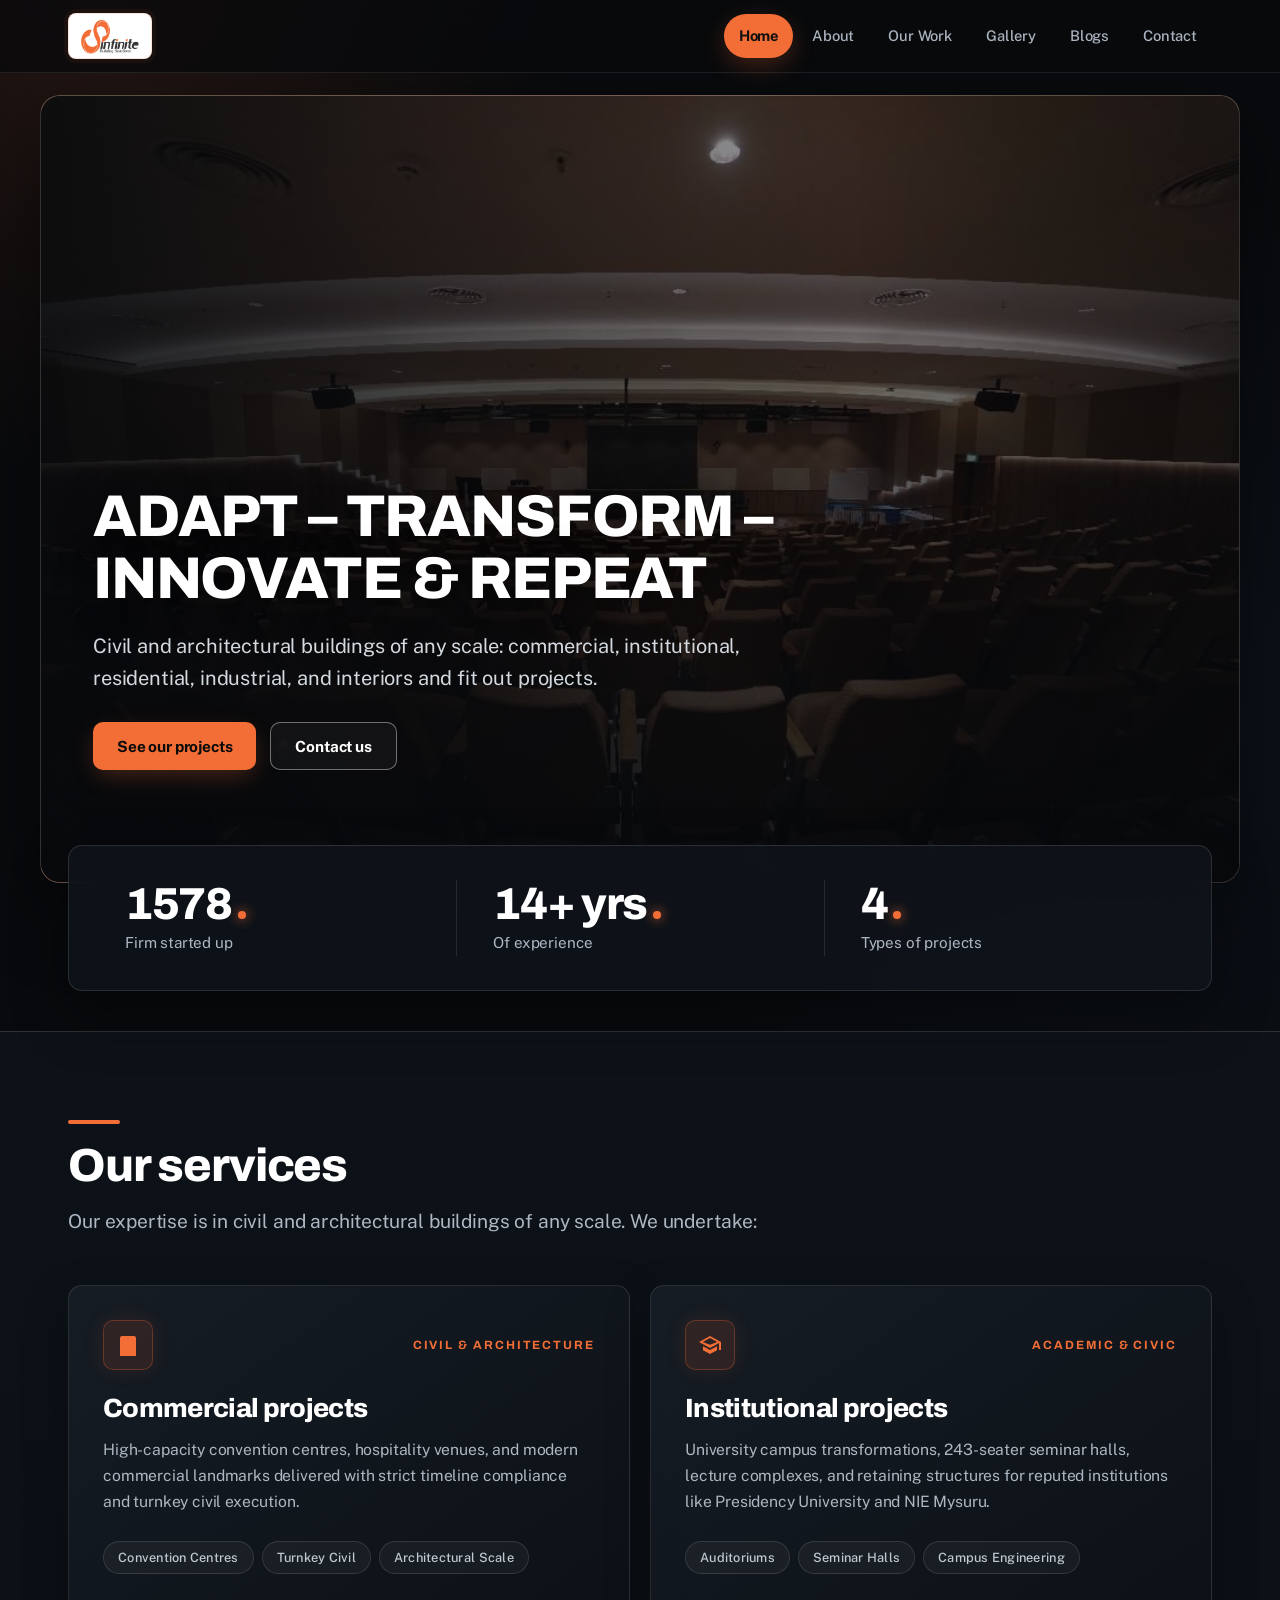
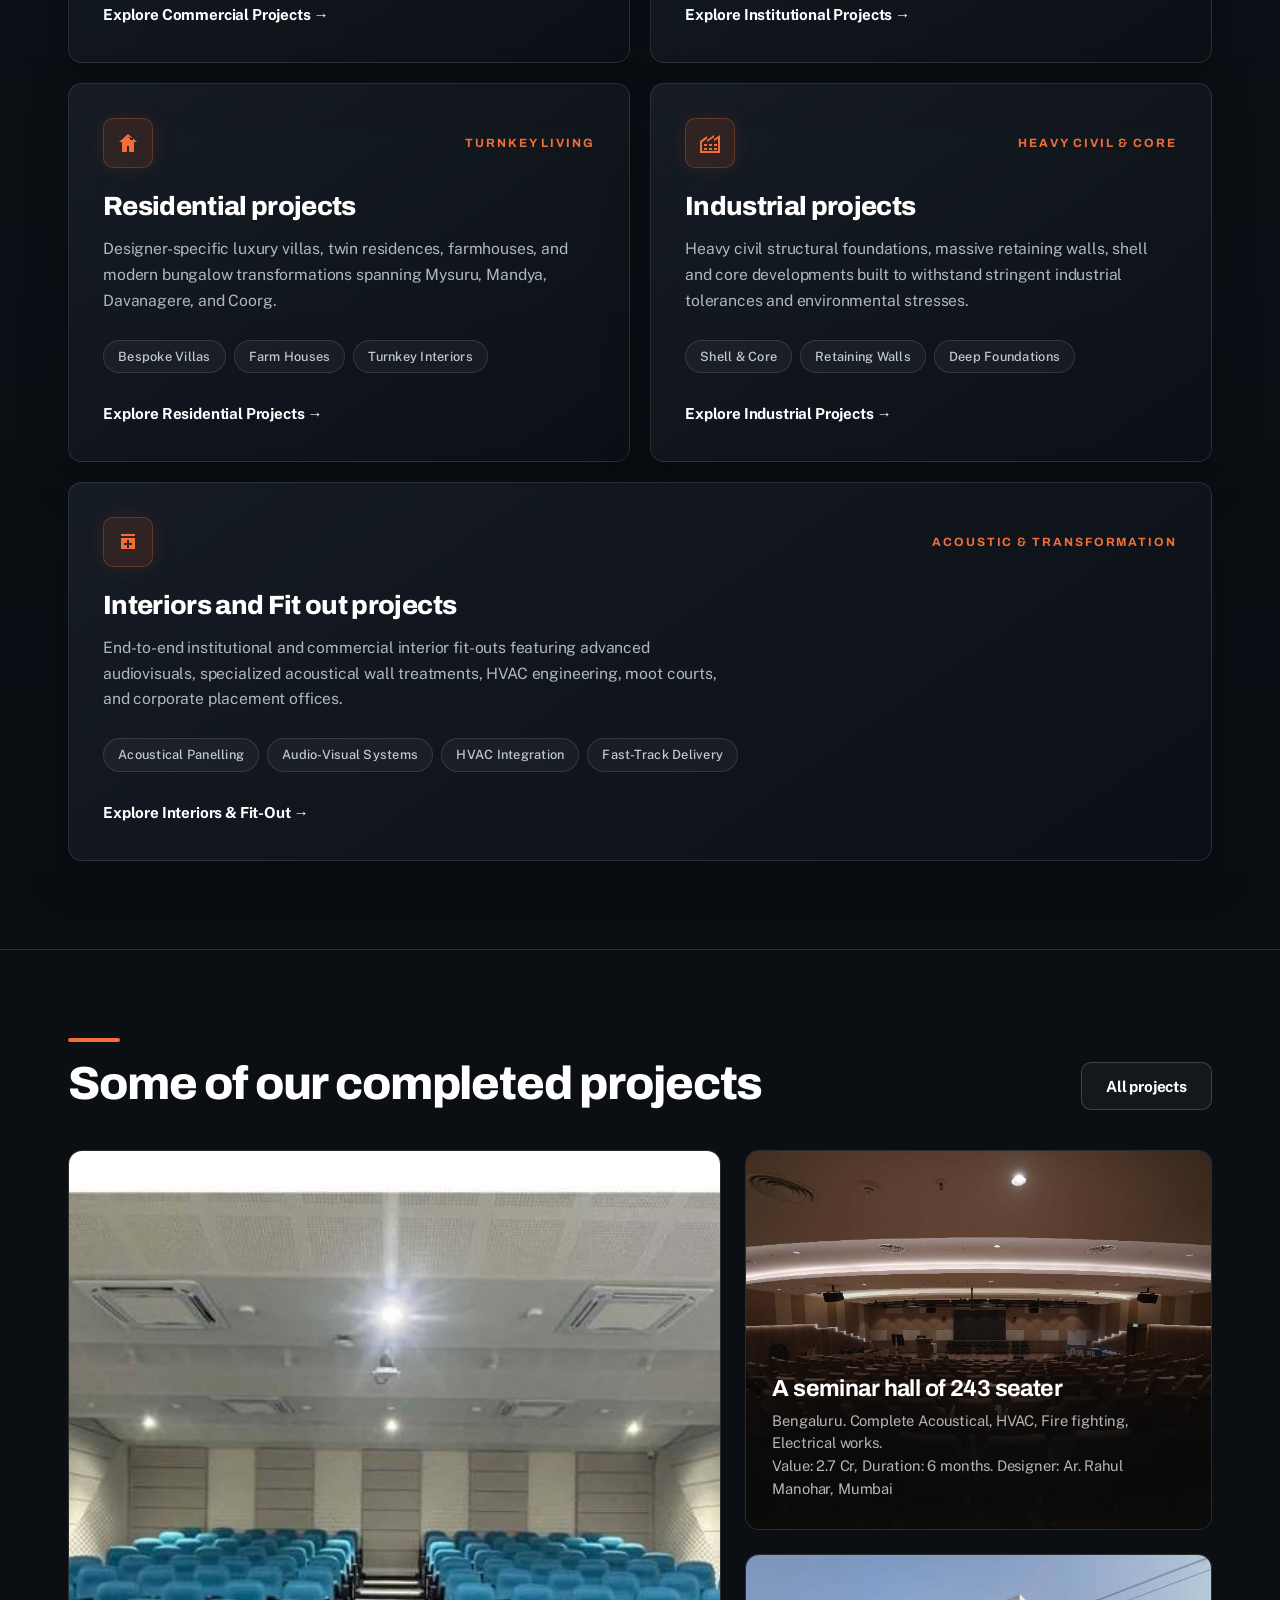
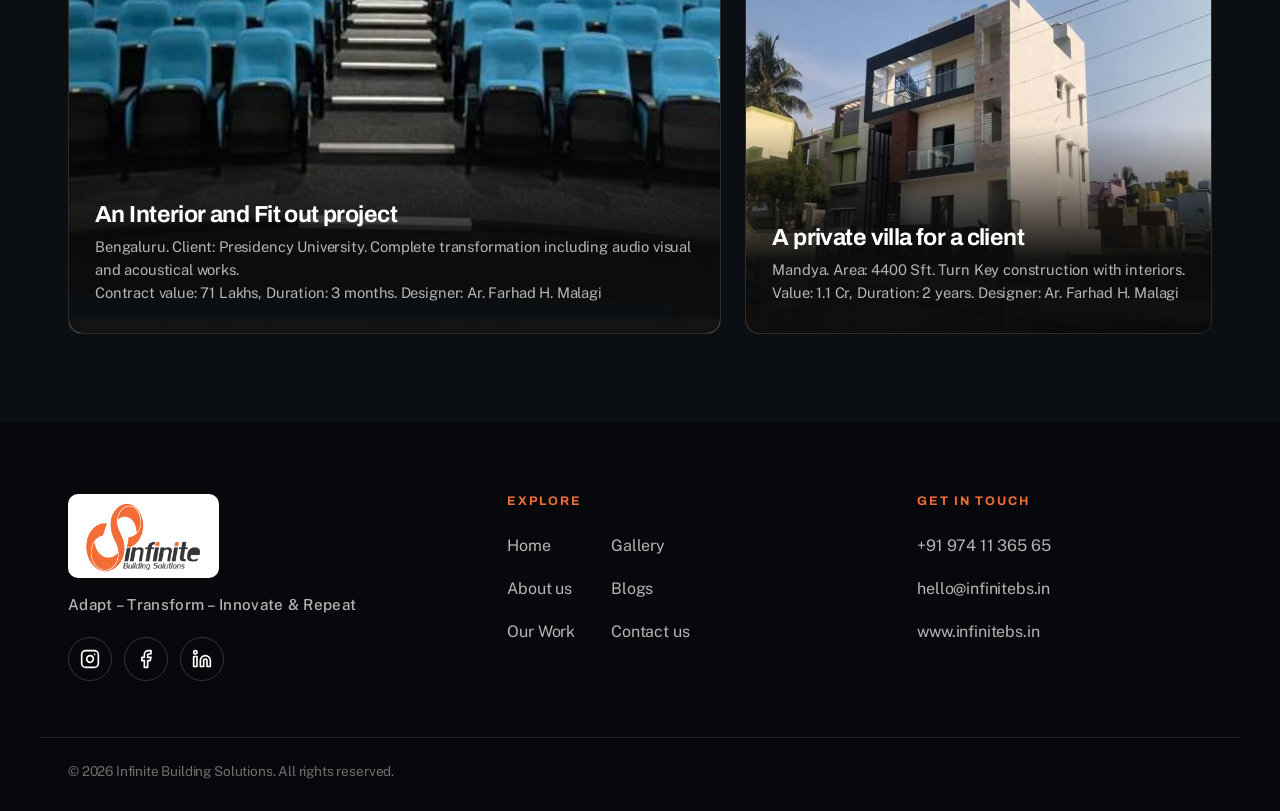
<file: index.html>
<!DOCTYPE html>
<html lang="en-IN"><head><meta charset="utf-8">
<meta name="viewport" content="width=device-width, initial-scale=1, viewport-fit=cover">
<title>Infinite Building Solutions | Building Contractors in Mysuru, Karnataka</title>
<meta name="description" content="Infinite Building Solutions is a Mysuru-based construction firm delivering commercial, institutional, residential, industrial and interiors and fit out projects across Karnataka and abroad.">
<meta name="robots" content="index,follow,max-image-preview:large">
<meta name="theme-color" content="#f26e36">
<link rel="canonical" href="https://www.infinitebs.in/">
<meta property="og:type" content="website"><meta property="og:site_name" content="Infinite Building Solutions"><meta property="og:title" content="Infinite Building Solutions | Building Contractors in Mysuru, Karnataka"><meta property="og:description" content="Infinite Building Solutions is a Mysuru-based construction firm delivering commercial, institutional, residential, industrial and interiors and fit out projects across Karnataka and abroad."><meta property="og:url" content="https://www.infinitebs.in/"><meta property="og:image" content="https://www.infinitebs.in/images/hero-home.jpg"><meta property="og:locale" content="en_IN">
<meta name="twitter:card" content="summary_large_image"><meta name="twitter:title" content="Infinite Building Solutions | Building Contractors in Mysuru, Karnataka"><meta name="twitter:description" content="Infinite Building Solutions is a Mysuru-based construction firm delivering commercial, institutional, residential, industrial and interiors and fit out projects across Karnataka and abroad."><meta name="twitter:image" content="https://www.infinitebs.in/images/hero-home.jpg">
<link rel="icon" type="image/png" href="images/favicon.png">
<link rel="icon" href="favicon.ico" sizes="any">
<link rel="apple-touch-icon" href="images/apple-touch-icon.png">
<link rel="preconnect" href="https://fonts.googleapis.com"><link rel="preconnect" href="https://fonts.gstatic.com" crossorigin>
<link href="https://fonts.googleapis.com/css2?family=Archivo:wght@500;700;800&family=Public+Sans:wght@400;500;600;700&display=swap" rel="stylesheet">
<link rel="stylesheet" href="css/style.css">
<script type="application/ld+json">{"@context": "https://schema.org", "@type": "GeneralContractor", "name": "Infinite Building Solutions", "url": "https://www.infinitebs.in/", "logo": "https://www.infinitebs.in/images/logo.png", "image": "https://www.infinitebs.in/images/hero-home.jpg", "description": "Infinite Building Solutions is a Mysuru-based construction firm delivering commercial, institutional, residential, industrial and interiors and fit out projects across Karnataka and abroad.", "telephone": "+919741136565", "email": "hello@infinitebs.in", "foundingDate": "2018", "address": {"@type": "PostalAddress", "streetAddress": "340, Post Office Road, Sri Bireshwara Kurubhara Sanga, Siddalingapura", "addressLocality": "Mysuru", "addressRegion": "Karnataka", "postalCode": "570003", "addressCountry": "IN"}, "areaServed": ["Mysuru", "Karnataka", "India"]}</script>
</head><body>
<header><div class="nav"><a href="index.html" aria-label="Infinite Building Solutions, home"><img src="images/logo.png" alt="Infinite Building Solutions"></a>
<button class="mb" aria-label="Menu" aria-expanded="false"><span></span><span></span><span></span></button>
<nav aria-label="Main"><a href="index.html" data-l="home" class="on" aria-current="page">Home</a><a href="about.html" data-l="about">About</a><a href="our-work.html" data-l="work">Our Work</a><a href="gallery.html" data-l="gallery">Gallery</a><a href="blogs.html" data-l="blogs">Blogs</a><a href="contact.html" data-l="contact">Contact</a></nav></div></header>
<main>
<section class="pg on" id="home">
<div class="bn tall i1"><div class="w"><h1>Adapt – Transform – Innovate &amp; Repeat</h1><p>Civil and architectural buildings of any scale: commercial, institutional, residential, industrial, and interiors and fit out projects.</p><div class="cta"><a class="btn" href="our-work.html">See our projects</a><a class="btn ghost lt" href="contact.html">Contact us</a></div></div></div>
<div class="w"><div class="stats"><div><b>2018</b>Firm started up</div><div><b>18+ yrs</b>Of experience</div><div><b>5</b>Types of projects</div></div></div>
<div class="sec dark" style="margin-top:40px"><div class="w"><h2>Our services</h2><p class="lead" style="margin-top:14px">Our expertise is in civil and architectural buildings of any scale. We undertake:</p>

<div class="sp-grid">
  <!-- Commercial Projects -->
  <article class="sp-card">
    <div class="sp-top">
      <div class="sp-icon" aria-hidden="true"><svg viewBox="0 0 24 24"><path d="M4 21V5a2 2 0 0 1 2-2h12a2 2 0 0 1 2 2v16H4zm4-14h2v2H8V7zm0 4h2v2H8v-2zm0 4h2v2H8v-2zm6-8h2v2h-2V7zm0 4h2v2h-2v-2zm0 4h2v2h-2v-2zM4 21h16v2H4v-2z"/></svg></div>
      <span class="sp-eyebrow">CIVIL &amp; ARCHITECTURE</span>
    </div>
    <h3 class="sp-title">Commercial projects</h3>
    <p class="sp-desc">High-capacity convention centres, hospitality venues, and modern commercial landmarks delivered with strict timeline compliance and turnkey civil execution.</p>
    <div class="sp-tags"><span class="sp-pill">Convention Centres</span><span class="sp-pill">Turnkey Civil</span><span class="sp-pill">Architectural Scale</span></div>
    <a class="sp-link" href="our-work.html?cat=commercial">Explore Commercial Projects &rarr;</a>
  </article>

  <!-- Institutional Projects -->
  <article class="sp-card">
    <div class="sp-top">
      <div class="sp-icon" aria-hidden="true"><svg viewBox="0 0 24 24"><path d="M12 3 1 9l11 6 9-4.91V17h2V9L12 3zm0 8.7L4.74 9 12 5.05 19.26 9 12 11.7zM5 13.18v4L12 21l7-3.82v-4L12 17l-7-3.82z"/></svg></div>
      <span class="sp-eyebrow">ACADEMIC &amp; CIVIC</span>
    </div>
    <h3 class="sp-title">Institutional projects</h3>
    <p class="sp-desc">University campus transformations, 243-seater seminar halls, lecture complexes, and retaining structures for reputed institutions like Presidency University and NIE Mysuru.</p>
    <div class="sp-tags"><span class="sp-pill">Auditoriums</span><span class="sp-pill">Seminar Halls</span><span class="sp-pill">Campus Engineering</span></div>
    <a class="sp-link" href="our-work.html?cat=interiors">Explore Institutional Projects &rarr;</a>
  </article>

  <!-- Residential Projects -->
  <article class="sp-card">
    <div class="sp-top">
      <div class="sp-icon" aria-hidden="true"><svg viewBox="0 0 24 24"><path d="m12 3-9 8h3v10h5v-6h2v6h5V11h3L12 3zm0 2.84L17 7.3V9h-3V7.5L12 5.84z"/></svg></div>
      <span class="sp-eyebrow">TURNKEY LIVING</span>
    </div>
    <h3 class="sp-title">Residential projects</h3>
    <p class="sp-desc">Designer-specific luxury villas, twin residences, farmhouses, and modern bungalow transformations spanning Mysuru, Mandya, Davanagere, and Coorg.</p>
    <div class="sp-tags"><span class="sp-pill">Bespoke Villas</span><span class="sp-pill">Farm Houses</span><span class="sp-pill">Turnkey Interiors</span></div>
    <a class="sp-link" href="our-work.html?cat=residential">Explore Residential Projects &rarr;</a>
  </article>

  <!-- Industrial Projects -->
  <article class="sp-card">
    <div class="sp-top">
      <div class="sp-icon" aria-hidden="true"><svg viewBox="0 0 24 24"><path d="M22 22H2V10l7-5v4l7-5v4l6-4v18zm-2-2V7.7l-4 2.67V6.37L9 11.03V7.7L4 11.2V20h16zM6 13h3v2H6v-2zm0 4h3v2H6v-2zm5-4h3v2h-3v-2zm0 4h3v2h-3v-2zm5-4h3v2h-3v-2zm0 4h3v2h-3v-2z"/></svg></div>
      <span class="sp-eyebrow">HEAVY CIVIL &amp; CORE</span>
    </div>
    <h3 class="sp-title">Industrial projects</h3>
    <p class="sp-desc">Heavy civil structural foundations, massive retaining walls, shell and core developments built to withstand stringent industrial tolerances and environmental stresses.</p>
    <div class="sp-tags"><span class="sp-pill">Shell &amp; Core</span><span class="sp-pill">Retaining Walls</span><span class="sp-pill">Deep Foundations</span></div>
    <a class="sp-link" href="our-work.html?cat=commercial">Explore Industrial Projects &rarr;</a>
  </article>

  <!-- Interiors and Fit out projects -->
  <article class="sp-card" style="grid-column: 1 / -1;">
    <div class="sp-top">
      <div class="sp-icon" aria-hidden="true"><svg viewBox="0 0 24 24"><path d="M19 19H5V8h14v11zM19 6H5V4h14v2zm-6 4h-2v3H8v2h3v3h2v-3h3v-2h-3v-3z"/></svg></div>
      <span class="sp-eyebrow">ACOUSTIC &amp; TRANSFORMATION</span>
    </div>
    <h3 class="sp-title">Interiors and Fit out projects</h3>
    <p class="sp-desc">End-to-end institutional and commercial interior fit-outs featuring advanced audiovisuals, specialized acoustical wall treatments, HVAC engineering, moot courts, and corporate placement offices.</p>
    <div class="sp-tags"><span class="sp-pill">Acoustical Panelling</span><span class="sp-pill">Audio-Visual Systems</span><span class="sp-pill">HVAC Integration</span><span class="sp-pill">Fast-Track Delivery</span></div>
    <a class="sp-link" href="our-work.html?cat=interiors">Explore Interiors &amp; Fit-Out &rarr;</a>
  </article>
</div>

</div></div>
<div class="sec" style="background:var(--st)"><div class="w"><div class="hd"><h2>Some of our completed projects</h2><a class="btn ghost" href="our-work.html">All projects</a></div><div class="peek" id="peek"></div></div></div>
</section>
</main>
<footer><div class="w ft">
<div class="ft-brand"><img src="images/logo.png" alt="Infinite Building Solutions"><p class="ft-tag">Adapt – Transform – Innovate &amp; Repeat</p>
<!-- TODO: replace each href="#" below with the real Instagram, Facebook and LinkedIn page URLs once the accounts are ready -->
<div class="ft-social"><a href="#" target="_blank" rel="noopener noreferrer" aria-label="Infinite Building Solutions on Instagram"><svg viewBox="0 0 24 24" fill="none" stroke="currentColor" stroke-width="2" stroke-linecap="round" stroke-linejoin="round" aria-hidden="true"><rect x="2" y="2" width="20" height="20" rx="5" ry="5"/><path d="M16 11.37A4 4 0 1 1 12.63 8 4 4 0 0 1 16 11.37z"/><line x1="17.5" y1="6.5" x2="17.51" y2="6.5"/></svg></a>
<a href="#" target="_blank" rel="noopener noreferrer" aria-label="Infinite Building Solutions on Facebook"><svg viewBox="0 0 24 24" fill="none" stroke="currentColor" stroke-width="2" stroke-linecap="round" stroke-linejoin="round" aria-hidden="true"><path d="M18 2h-3a5 5 0 0 0-5 5v3H7v4h3v8h4v-8h3l1-4h-4V7a1 1 0 0 1 1-1h3z"/></svg></a>
<a href="#" target="_blank" rel="noopener noreferrer" aria-label="Infinite Building Solutions on LinkedIn"><svg viewBox="0 0 24 24" fill="none" stroke="currentColor" stroke-width="2" stroke-linecap="round" stroke-linejoin="round" aria-hidden="true"><path d="M16 8a6 6 0 0 1 6 6v7h-4v-7a2 2 0 0 0-2-2 2 2 0 0 0-2 2v7h-4v-7a6 6 0 0 1 6-6z"/><rect x="2" y="9" width="4" height="12"/><circle cx="4" cy="4" r="2"/></svg></a>
</div></div>
<div><span class="ft-h">Explore</span><div class="ft-links"><a href="index.html">Home</a><a href="about.html">About us</a><a href="our-work.html">Our Work</a><a href="gallery.html">Gallery</a><a href="blogs.html">Blogs</a><a href="contact.html">Contact us</a></div></div>
<div><span class="ft-h">Get in touch</span><div class="ft-contact"><a href="tel:+919741136565">+91 974 11 365 65</a><a href="mailto:hello@infinitebs.in">hello@infinitebs.in</a><a href="https://www.infinitebs.in">www.infinitebs.in</a></div></div>
</div>
<div class="w ft-bar">© 2026 Infinite Building Solutions. All rights reserved.</div></footer>
<script src="js/script.js" defer></script>
</body></html>
</file>
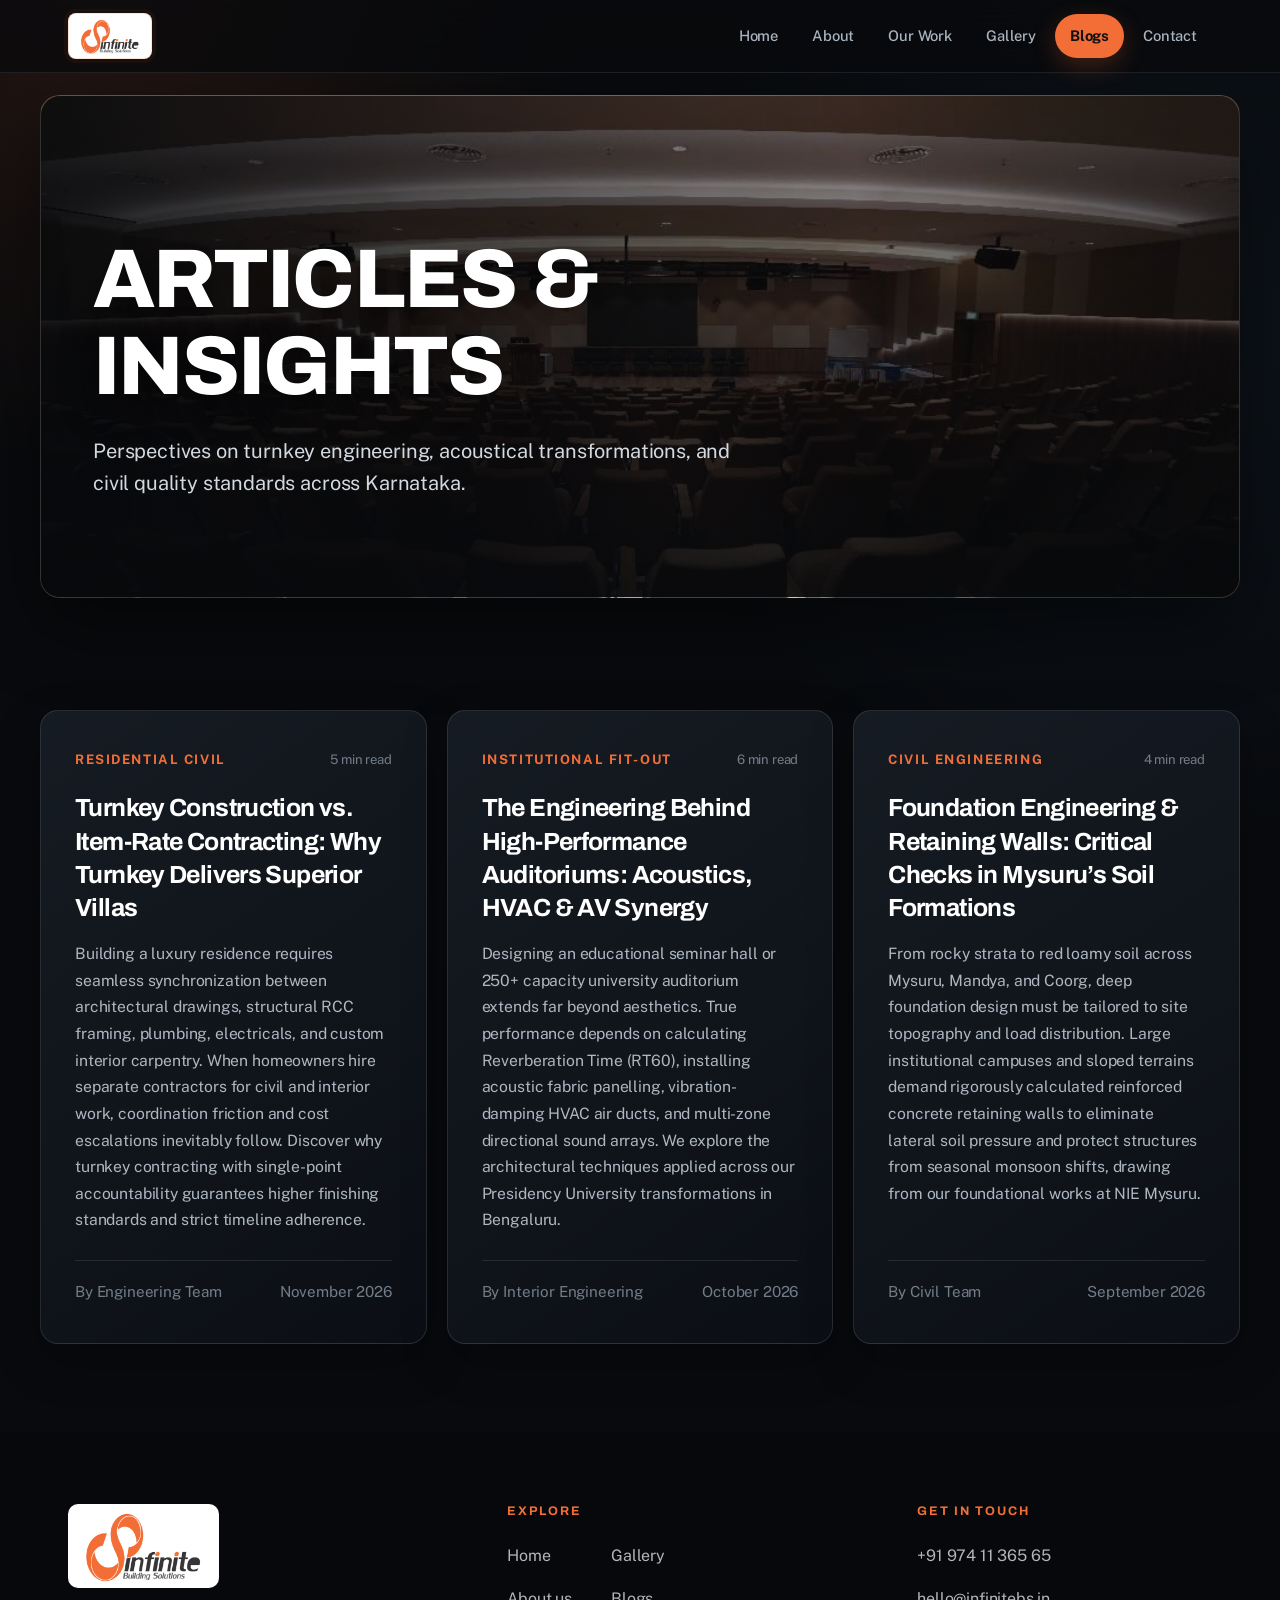
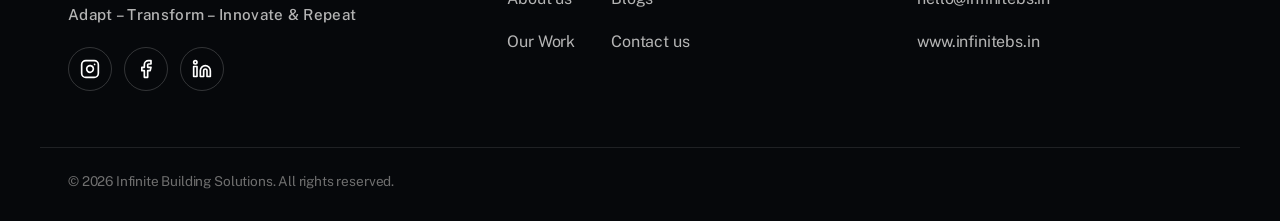
<file: blogs.html>
<!DOCTYPE html>
<html lang="en-IN"><head><meta charset="utf-8">
<meta name="viewport" content="width=device-width, initial-scale=1, viewport-fit=cover">
<title>Articles &amp; Insights | Infinite Building Solutions, Mysuru</title>
<meta name="description" content="Civil engineering insights, turnkey villa construction guides, and acoustical interior fit-out practices by Infinite Building Solutions in Mysuru, Karnataka.">
<meta name="robots" content="index,follow,max-image-preview:large">
<meta name="theme-color" content="#f26e36">
<link rel="canonical" href="https://www.infinitebs.in/blogs.html">
<meta property="og:type" content="website"><meta property="og:site_name" content="Infinite Building Solutions"><meta property="og:title" content="Articles &amp; Insights | Infinite Building Solutions, Mysuru"><meta property="og:description" content="Civil engineering insights, turnkey villa construction guides, and acoustical interior fit-out practices by Infinite Building Solutions in Mysuru, Karnataka."><meta property="og:url" content="https://www.infinitebs.in/blogs.html"><meta property="og:image" content="https://www.infinitebs.in/images/hero-home.jpg"><meta property="og:locale" content="en_IN">
<meta name="twitter:card" content="summary_large_image"><meta name="twitter:title" content="Articles &amp; Insights | Infinite Building Solutions, Mysuru"><meta name="twitter:description" content="Civil engineering insights, turnkey villa construction guides, and acoustical interior fit-out practices by Infinite Building Solutions in Mysuru, Karnataka."><meta name="twitter:image" content="https://www.infinitebs.in/images/hero-home.jpg">
<link rel="icon" type="image/png" href="images/favicon.png">
<link rel="icon" href="favicon.ico" sizes="any">
<link rel="apple-touch-icon" href="images/apple-touch-icon.png">
<link rel="preconnect" href="https://fonts.googleapis.com"><link rel="preconnect" href="https://fonts.gstatic.com" crossorigin>
<link href="https://fonts.googleapis.com/css2?family=Archivo:wght@500;700;800&family=Public+Sans:wght@400;500;600;700&display=swap" rel="stylesheet">
<link rel="stylesheet" href="css/style.css">
<script type="application/ld+json">{"@context": "https://schema.org", "@type": "Blog", "name": "Infinite Building Solutions Engineering Blog", "url": "https://www.infinitebs.in/blogs.html", "description": "Expert civil and architectural insights for homebuilders, institutions, and commercial developers in Karnataka.", "publisher": {"@type": "GeneralContractor", "name": "Infinite Building Solutions", "url": "https://www.infinitebs.in/", "telephone": "+919741136565", "email": "hello@infinitebs.in"}}</script>
</head><body>
<header><div class="nav"><a href="index.html" aria-label="Infinite Building Solutions, home"><img src="images/logo.png" alt="Infinite Building Solutions"></a>
<button class="mb" aria-label="Menu" aria-expanded="false"><span></span><span></span><span></span></button>
<nav aria-label="Main"><a href="index.html" data-l="home">Home</a><a href="about.html" data-l="about">About</a><a href="our-work.html" data-l="work">Our Work</a><a href="gallery.html" data-l="gallery">Gallery</a><a href="blogs.html" data-l="blogs" class="on" aria-current="page">Blogs</a><a href="contact.html" data-l="contact">Contact</a></nav></div></header>
<main>
<section class="pg on" id="blogs"><div class="bn i1"><div class="w"><h1>Articles &amp; Insights</h1><p>Perspectives on turnkey engineering, acoustical transformations, and civil quality standards across Karnataka.</p></div></div>
<div class="w sec" style="padding-top:56px">
  <div class="blog-grid">
    <!-- Article 1 -->
    <article class="blog-card">
      <div class="blog-meta-top"><span class="blog-badge">RESIDENTIAL CIVIL</span><span class="blog-time">5 min read</span></div>
      <h2>Turnkey Construction vs. Item-Rate Contracting: Why Turnkey Delivers Superior Villas</h2>
      <p class="blog-desc">Building a luxury residence requires seamless synchronization between architectural drawings, structural RCC framing, plumbing, electricals, and custom interior carpentry. When homeowners hire separate contractors for civil and interior work, coordination friction and cost escalations inevitably follow. Discover why turnkey contracting with single-point accountability guarantees higher finishing standards and strict timeline adherence.</p>
      <div class="blog-footer"><span class="blog-author">By Engineering Team</span><span>November 2026</span></div>
    </article>

    <!-- Article 2 -->
    <article class="blog-card">
      <div class="blog-meta-top"><span class="blog-badge">INSTITUTIONAL FIT-OUT</span><span class="blog-time">6 min read</span></div>
      <h2>The Engineering Behind High-Performance Auditoriums: Acoustics, HVAC &amp; AV Synergy</h2>
      <p class="blog-desc">Designing an educational seminar hall or 250+ capacity university auditorium extends far beyond aesthetics. True performance depends on calculating Reverberation Time (RT60), installing acoustic fabric panelling, vibration-damping HVAC air ducts, and multi-zone directional sound arrays. We explore the architectural techniques applied across our Presidency University transformations in Bengaluru.</p>
      <div class="blog-footer"><span class="blog-author">By Interior Engineering</span><span>October 2026</span></div>
    </article>

    <!-- Article 3 -->
    <article class="blog-card">
      <div class="blog-meta-top"><span class="blog-badge">CIVIL ENGINEERING</span><span class="blog-time">4 min read</span></div>
      <h2>Foundation Engineering &amp; Retaining Walls: Critical Checks in Mysuru’s Soil Formations</h2>
      <p class="blog-desc">From rocky strata to red loamy soil across Mysuru, Mandya, and Coorg, deep foundation design must be tailored to site topography and load distribution. Large institutional campuses and sloped terrains demand rigorously calculated reinforced concrete retaining walls to eliminate lateral soil pressure and protect structures from seasonal monsoon shifts, drawing from our foundational works at NIE Mysuru.</p>
      <div class="blog-footer"><span class="blog-author">By Civil Team</span><span>September 2026</span></div>
    </article>
  </div>
</div>
</section>
</main>
<footer><div class="w ft">
<div class="ft-brand"><img src="images/logo.png" alt="Infinite Building Solutions"><p class="ft-tag">Adapt – Transform – Innovate &amp; Repeat</p>
<!-- TODO: replace each href="#" below with the real Instagram, Facebook and LinkedIn page URLs once the accounts are ready -->
<div class="ft-social"><a href="#" target="_blank" rel="noopener noreferrer" aria-label="Infinite Building Solutions on Instagram"><svg viewBox="0 0 24 24" fill="none" stroke="currentColor" stroke-width="2" stroke-linecap="round" stroke-linejoin="round" aria-hidden="true"><rect x="2" y="2" width="20" height="20" rx="5" ry="5"/><path d="M16 11.37A4 4 0 1 1 12.63 8 4 4 0 0 1 16 11.37z"/><line x1="17.5" y1="6.5" x2="17.51" y2="6.5"/></svg></a>
<a href="#" target="_blank" rel="noopener noreferrer" aria-label="Infinite Building Solutions on Facebook"><svg viewBox="0 0 24 24" fill="none" stroke="currentColor" stroke-width="2" stroke-linecap="round" stroke-linejoin="round" aria-hidden="true"><path d="M18 2h-3a5 5 0 0 0-5 5v3H7v4h3v8h4v-8h3l1-4h-4V7a1 1 0 0 1 1-1h3z"/></svg></a>
<a href="#" target="_blank" rel="noopener noreferrer" aria-label="Infinite Building Solutions on LinkedIn"><svg viewBox="0 0 24 24" fill="none" stroke="currentColor" stroke-width="2" stroke-linecap="round" stroke-linejoin="round" aria-hidden="true"><path d="M16 8a6 6 0 0 1 6 6v7h-4v-7a2 2 0 0 0-2-2 2 2 0 0 0-2 2v7h-4v-7a6 6 0 0 1 6-6z"/><rect x="2" y="9" width="4" height="12"/><circle cx="4" cy="4" r="2"/></svg></a>
</div></div>
<div><span class="ft-h">Explore</span><div class="ft-links"><a href="index.html">Home</a><a href="about.html">About us</a><a href="our-work.html">Our Work</a><a href="gallery.html">Gallery</a><a href="blogs.html">Blogs</a><a href="contact.html">Contact us</a></div></div>
<div><span class="ft-h">Get in touch</span><div class="ft-contact"><a href="tel:+919741136565">+91 974 11 365 65</a><a href="mailto:hello@infinitebs.in">hello@infinitebs.in</a><a href="https://www.infinitebs.in">www.infinitebs.in</a></div></div>
</div>
<div class="w ft-bar">© 2026 Infinite Building Solutions. All rights reserved.</div></footer>
<script src="js/script.js" defer></script>
</body></html>
</file>
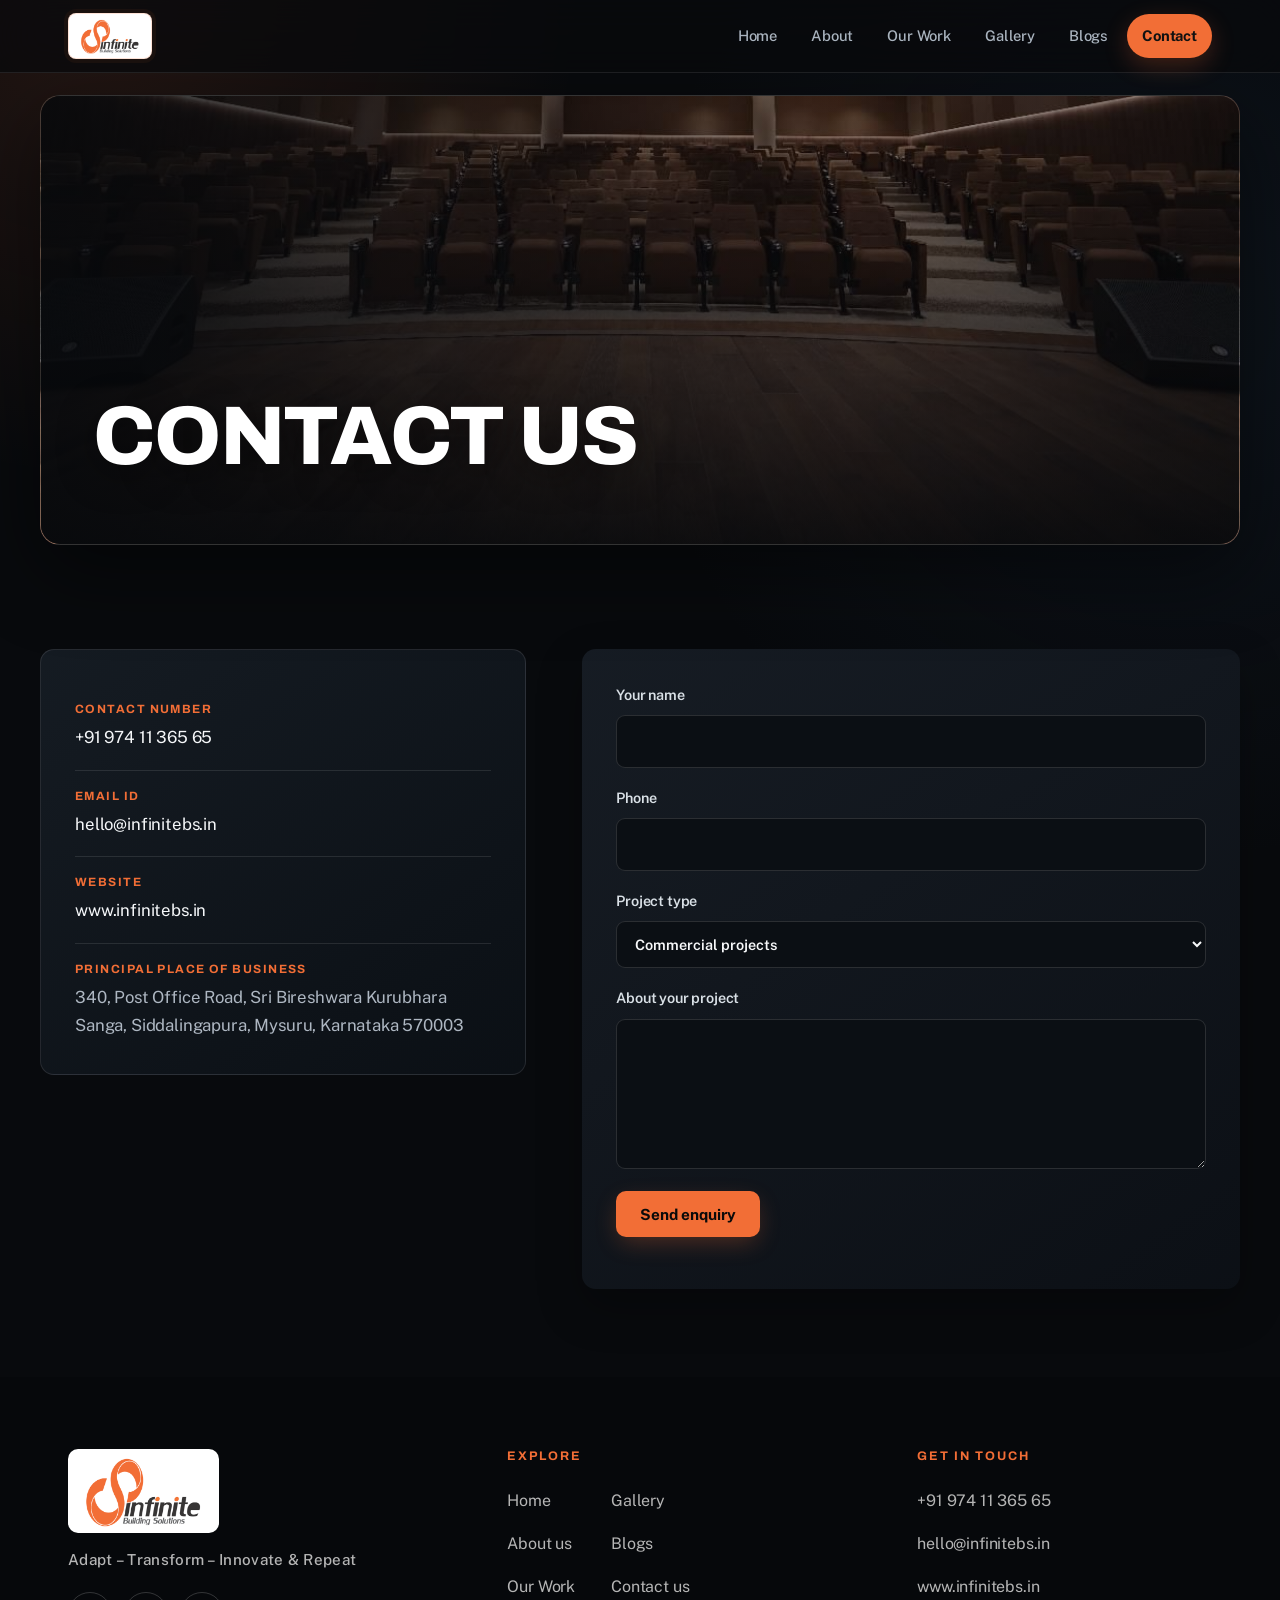
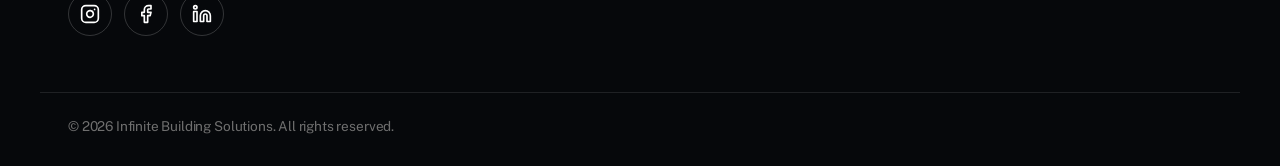
<file: contact.html>
<!DOCTYPE html>
<html lang="en-IN"><head><meta charset="utf-8">
<meta name="viewport" content="width=device-width, initial-scale=1, viewport-fit=cover">
<title>Contact Us | Infinite Building Solutions, Mysuru</title>
<meta name="description" content="Contact Infinite Building Solutions in Mysuru, Karnataka. Call +91 974 11 365 65 or email hello@infinitebs.in to discuss your construction or interiors project.">
<meta name="robots" content="index,follow,max-image-preview:large">
<meta name="theme-color" content="#f26e36">
<link rel="canonical" href="https://www.infinitebs.in/contact.html">
<meta property="og:type" content="website"><meta property="og:site_name" content="Infinite Building Solutions"><meta property="og:title" content="Contact Us | Infinite Building Solutions, Mysuru"><meta property="og:description" content="Contact Infinite Building Solutions in Mysuru, Karnataka. Call +91 974 11 365 65 or email hello@infinitebs.in to discuss your construction or interiors project."><meta property="og:url" content="https://www.infinitebs.in/contact.html"><meta property="og:image" content="https://www.infinitebs.in/images/hero-home.jpg"><meta property="og:locale" content="en_IN">
<meta name="twitter:card" content="summary_large_image"><meta name="twitter:title" content="Contact Us | Infinite Building Solutions, Mysuru"><meta name="twitter:description" content="Contact Infinite Building Solutions in Mysuru, Karnataka. Call +91 974 11 365 65 or email hello@infinitebs.in to discuss your construction or interiors project."><meta name="twitter:image" content="https://www.infinitebs.in/images/hero-home.jpg">
<link rel="icon" type="image/png" href="images/favicon.png">
<link rel="icon" href="favicon.ico" sizes="any">
<link rel="apple-touch-icon" href="images/apple-touch-icon.png">
<link rel="preconnect" href="https://fonts.googleapis.com"><link rel="preconnect" href="https://fonts.gstatic.com" crossorigin>
<link href="https://fonts.googleapis.com/css2?family=Archivo:wght@500;700;800&family=Public+Sans:wght@400;500;600;700&display=swap" rel="stylesheet">
<link rel="stylesheet" href="css/style.css">
<script type="application/ld+json">{"@context": "https://schema.org", "@type": "GeneralContractor", "name": "Infinite Building Solutions", "url": "https://www.infinitebs.in/", "logo": "https://www.infinitebs.in/images/logo.png", "image": "https://www.infinitebs.in/images/hero-home.jpg", "description": "Infinite Building Solutions is a Mysuru-based construction firm delivering commercial, institutional, residential, industrial and interiors and fit out projects across Karnataka and abroad.", "telephone": "+919741136565", "email": "hello@infinitebs.in", "foundingDate": "2018", "address": {"@type": "PostalAddress", "streetAddress": "340, Post Office Road, Sri Bireshwara Kurubhara Sanga, Siddalingapura", "addressLocality": "Mysuru", "addressRegion": "Karnataka", "postalCode": "570003", "addressCountry": "IN"}, "areaServed": ["Mysuru", "Karnataka", "India"]}</script>
</head><body>
<header><div class="nav"><a href="index.html" aria-label="Infinite Building Solutions, home"><img src="images/logo.png" alt="Infinite Building Solutions"></a>
<button class="mb" aria-label="Menu" aria-expanded="false"><span></span><span></span><span></span></button>
<nav aria-label="Main"><a href="index.html" data-l="home">Home</a><a href="about.html" data-l="about">About</a><a href="our-work.html" data-l="work">Our Work</a><a href="gallery.html" data-l="gallery">Gallery</a><a href="blogs.html" data-l="blogs">Blogs</a><a href="contact.html" data-l="contact" class="on" aria-current="page">Contact</a></nav></div></header>
<main>
<section class="pg on" id="contact"><div class="bn i4"><div class="w"><h1>Contact us</h1></div></div>
<div class="w two sec"><div class="info"><p><b>Contact number</b><a href="tel:+919741136565">+91 974 11 365 65</a></p><p><b>Email Id</b><a href="mailto:hello@infinitebs.in">hello@infinitebs.in</a></p><p><b>Website</b><a href="https://www.infinitebs.in">www.infinitebs.in</a></p><p><b>Principal place of business</b>340, Post Office Road, Sri Bireshwara Kurubhara Sanga, Siddalingapura, Mysuru, Karnataka 570003</p></div>
<form id="f"><label>Your name<input name="n" required autocomplete="name"></label><label>Phone<input name="p" type="tel" required autocomplete="tel"></label>
<label>Project type<select name="t"><option>Commercial projects</option><option>Institutional projects</option><option>Residential projects</option><option>Industrial projects</option><option>Interiors and Fit out projects</option></select></label>
<label>About your project<textarea name="m" rows="5"></textarea></label><button class="btn" type="submit">Send enquiry</button><small class="mut" id="note"></small></form></div></section>
</main>
<footer><div class="w ft">
<div class="ft-brand"><img src="images/logo.png" alt="Infinite Building Solutions"><p class="ft-tag">Adapt – Transform – Innovate &amp; Repeat</p>
<!-- TODO: replace each href="#" below with the real Instagram, Facebook and LinkedIn page URLs once the accounts are ready -->
<div class="ft-social"><a href="#" target="_blank" rel="noopener noreferrer" aria-label="Infinite Building Solutions on Instagram"><svg viewBox="0 0 24 24" fill="none" stroke="currentColor" stroke-width="2" stroke-linecap="round" stroke-linejoin="round" aria-hidden="true"><rect x="2" y="2" width="20" height="20" rx="5" ry="5"/><path d="M16 11.37A4 4 0 1 1 12.63 8 4 4 0 0 1 16 11.37z"/><line x1="17.5" y1="6.5" x2="17.51" y2="6.5"/></svg></a>
<a href="#" target="_blank" rel="noopener noreferrer" aria-label="Infinite Building Solutions on Facebook"><svg viewBox="0 0 24 24" fill="none" stroke="currentColor" stroke-width="2" stroke-linecap="round" stroke-linejoin="round" aria-hidden="true"><path d="M18 2h-3a5 5 0 0 0-5 5v3H7v4h3v8h4v-8h3l1-4h-4V7a1 1 0 0 1 1-1h3z"/></svg></a>
<a href="#" target="_blank" rel="noopener noreferrer" aria-label="Infinite Building Solutions on LinkedIn"><svg viewBox="0 0 24 24" fill="none" stroke="currentColor" stroke-width="2" stroke-linecap="round" stroke-linejoin="round" aria-hidden="true"><path d="M16 8a6 6 0 0 1 6 6v7h-4v-7a2 2 0 0 0-2-2 2 2 0 0 0-2 2v7h-4v-7a6 6 0 0 1 6-6z"/><rect x="2" y="9" width="4" height="12"/><circle cx="4" cy="4" r="2"/></svg></a>
</div></div>
<div><span class="ft-h">Explore</span><div class="ft-links"><a href="index.html">Home</a><a href="about.html">About us</a><a href="our-work.html">Our Work</a><a href="gallery.html">Gallery</a><a href="blogs.html">Blogs</a><a href="contact.html">Contact us</a></div></div>
<div><span class="ft-h">Get in touch</span><div class="ft-contact"><a href="tel:+919741136565">+91 974 11 365 65</a><a href="mailto:hello@infinitebs.in">hello@infinitebs.in</a><a href="https://www.infinitebs.in">www.infinitebs.in</a></div></div>
</div>
<div class="w ft-bar">© 2026 Infinite Building Solutions. All rights reserved.</div></footer>
<script src="js/script.js" defer></script>
</body></html>
</file>
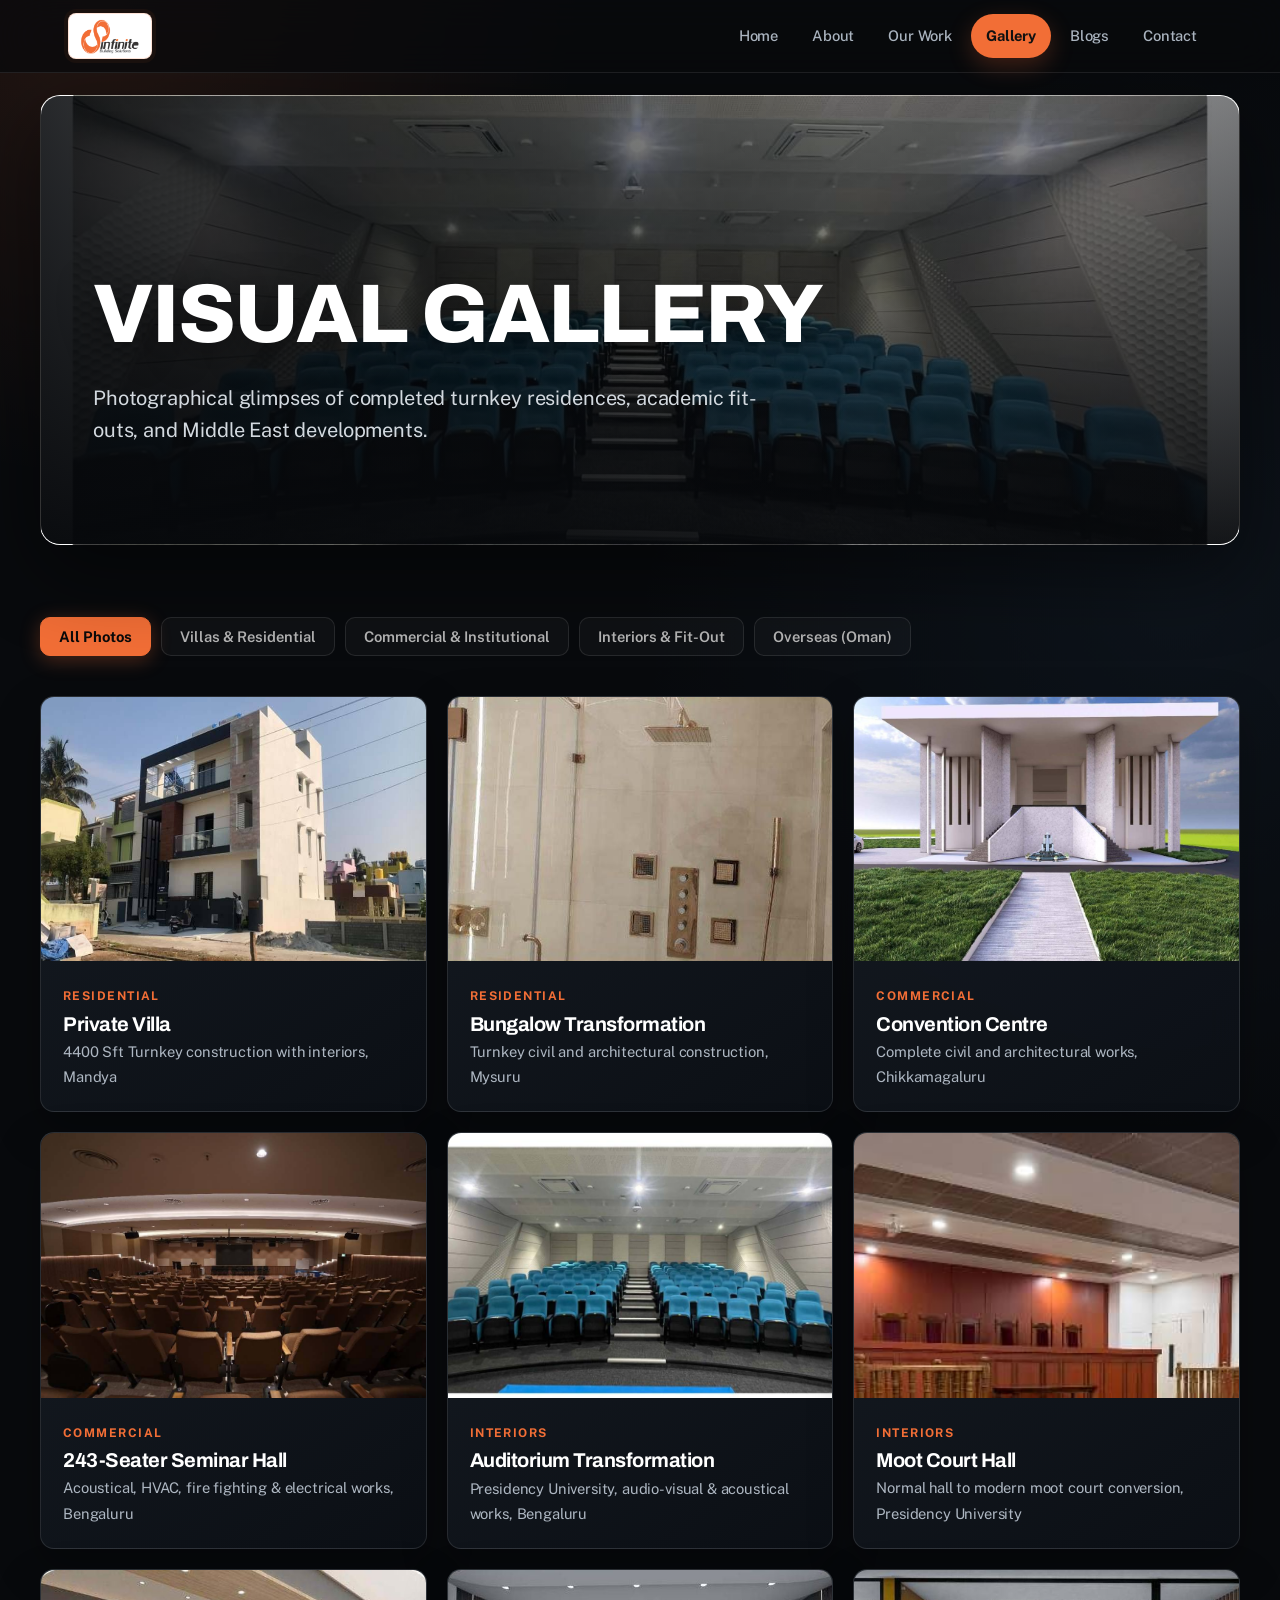
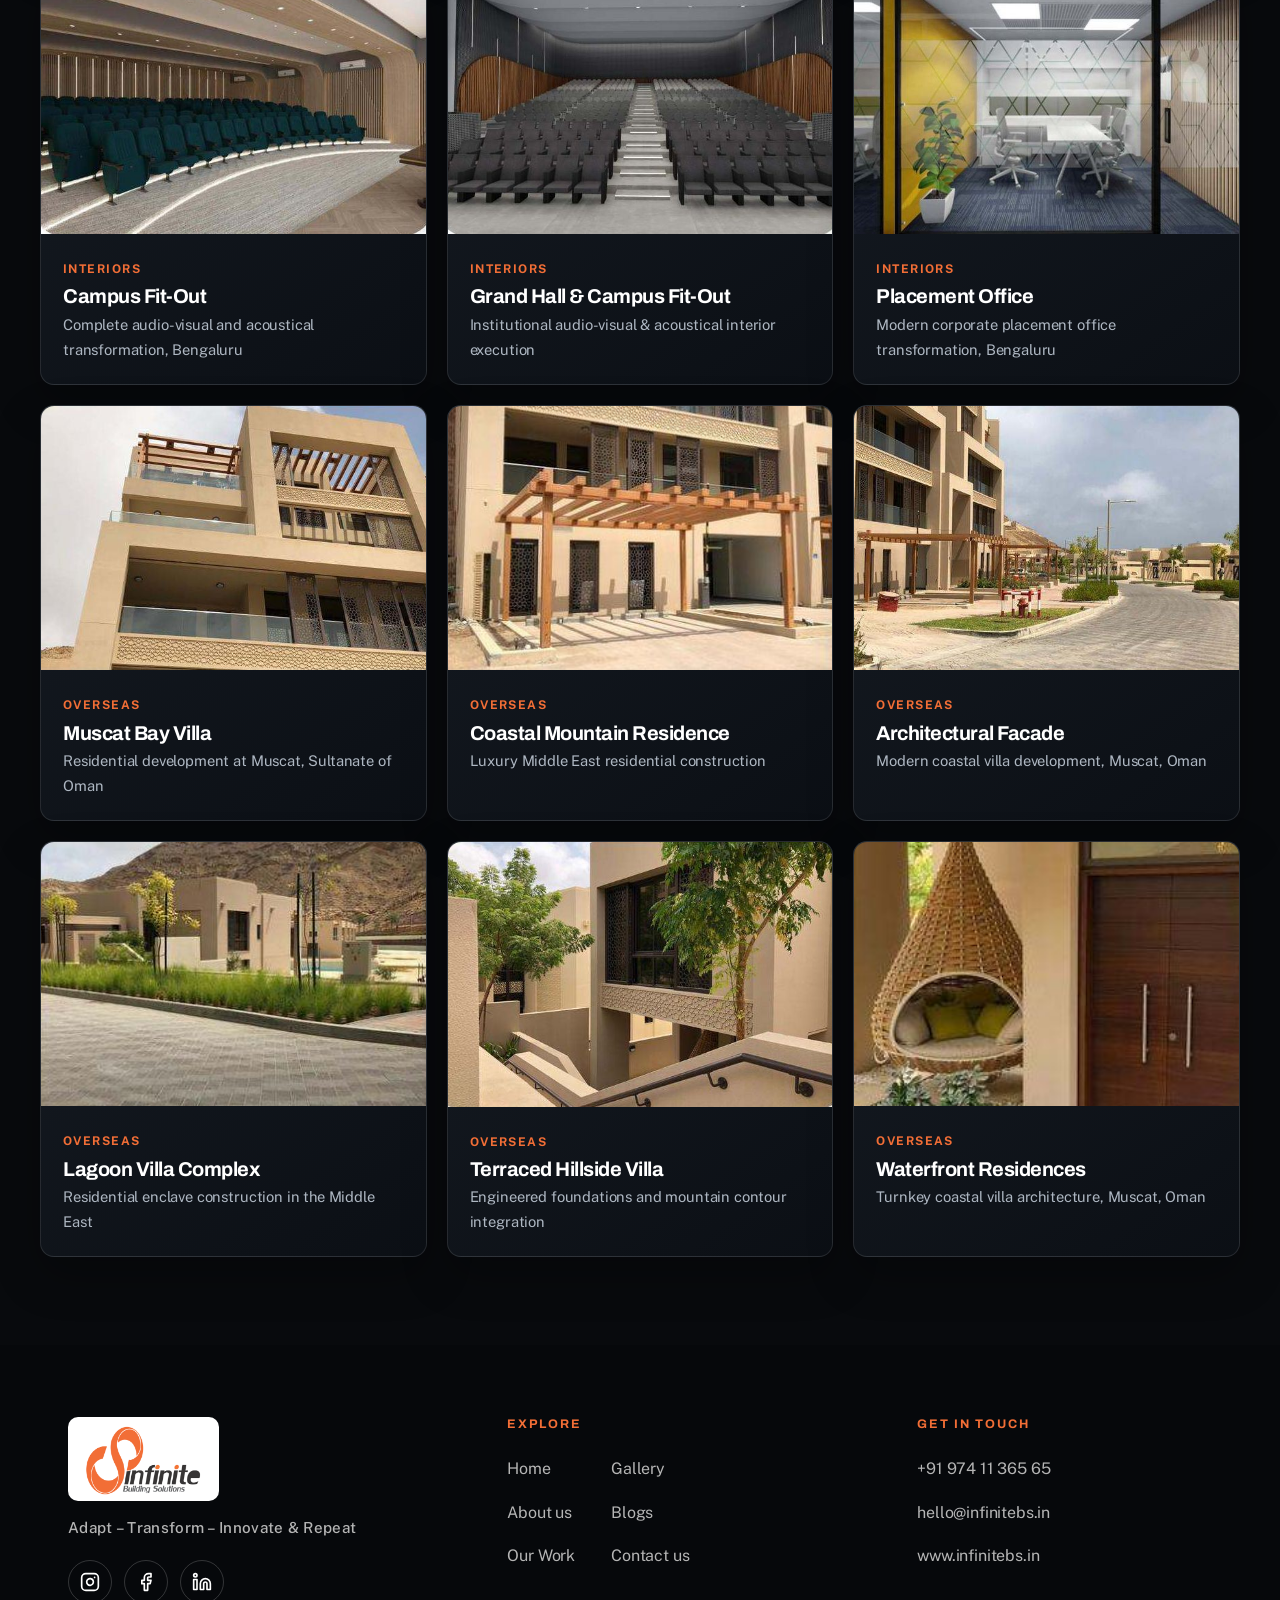
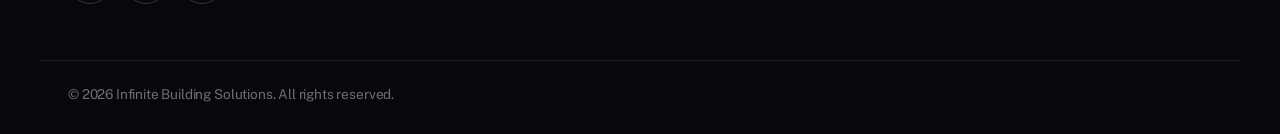
<file: gallery.html>
<!DOCTYPE html>
<html lang="en-IN"><head><meta charset="utf-8">
<meta name="viewport" content="width=device-width, initial-scale=1, viewport-fit=cover">
<title>Visual Gallery | Infinite Building Solutions, Mysuru</title>
<meta name="description" content="Explore high-resolution photographs of completed villas, auditoriums, institutional transformations, convention centres, and overseas residential work in Oman.">
<meta name="robots" content="index,follow,max-image-preview:large">
<meta name="theme-color" content="#f26e36">
<link rel="canonical" href="https://www.infinitebs.in/gallery.html">
<meta property="og:type" content="website"><meta property="og:site_name" content="Infinite Building Solutions"><meta property="og:title" content="Visual Gallery | Infinite Building Solutions, Mysuru"><meta property="og:description" content="Explore high-resolution photographs of completed villas, auditoriums, institutional transformations, convention centres, and overseas residential work in Oman."><meta property="og:url" content="https://www.infinitebs.in/gallery.html"><meta property="og:image" content="https://www.infinitebs.in/images/hero-work.jpg"><meta property="og:locale" content="en_IN">
<meta name="twitter:card" content="summary_large_image"><meta name="twitter:title" content="Visual Gallery | Infinite Building Solutions, Mysuru"><meta name="twitter:description" content="Explore high-resolution photographs of completed villas, auditoriums, institutional transformations, convention centres, and overseas residential work in Oman."><meta name="twitter:image" content="https://www.infinitebs.in/images/hero-work.jpg">
<link rel="icon" type="image/png" href="images/favicon.png">
<link rel="icon" href="favicon.ico" sizes="any">
<link rel="apple-touch-icon" href="images/apple-touch-icon.png">
<link rel="preconnect" href="https://fonts.googleapis.com"><link rel="preconnect" href="https://fonts.gstatic.com" crossorigin>
<link href="https://fonts.googleapis.com/css2?family=Archivo:wght@500;700;800&family=Public+Sans:wght@400;500;600;700&display=swap" rel="stylesheet">
<link rel="stylesheet" href="css/style.css">
<script type="application/ld+json">{"@context": "https://schema.org", "@type": "ImageGallery", "name": "Infinite Building Solutions Project Gallery", "url": "https://www.infinitebs.in/gallery.html", "description": "Photographical portfolio of completed civil, architectural, interior fit-out, and overseas projects by Infinite Building Solutions.", "publisher": {"@type": "GeneralContractor", "name": "Infinite Building Solutions", "url": "https://www.infinitebs.in/", "telephone": "+919741136565", "email": "hello@infinitebs.in"}}</script>
</head><body>
<header><div class="nav"><a href="index.html" aria-label="Infinite Building Solutions, home"><img src="images/logo.png" alt="Infinite Building Solutions"></a>
<button class="mb" aria-label="Menu" aria-expanded="false"><span></span><span></span><span></span></button>
<nav aria-label="Main"><a href="index.html" data-l="home">Home</a><a href="about.html" data-l="about">About</a><a href="our-work.html" data-l="work">Our Work</a><a href="gallery.html" data-l="gallery" class="on" aria-current="page">Gallery</a><a href="blogs.html" data-l="blogs">Blogs</a><a href="contact.html" data-l="contact">Contact</a></nav></div></header>
<main>
<section class="pg on" id="gallery"><div class="bn i2"><div class="w"><h1>Visual Gallery</h1><p>Photographical glimpses of completed turnkey residences, academic fit-outs, and Middle East developments.</p></div></div>
<div class="w sec" style="padding-top:56px">
  <div class="filters gal-filter" role="tablist" aria-label="Filter gallery">
    <button type="button" class="fil-btn" data-gf="all" aria-pressed="true">All Photos</button>
    <button type="button" class="fil-btn" data-gf="residential" aria-pressed="false">Villas &amp; Residential</button>
    <button type="button" class="fil-btn" data-gf="commercial" aria-pressed="false">Commercial &amp; Institutional</button>
    <button type="button" class="fil-btn" data-gf="interiors" aria-pressed="false">Interiors &amp; Fit-Out</button>
    <button type="button" class="fil-btn" data-gf="overseas" aria-pressed="false">Overseas (Oman)</button>
  </div>

  <div class="gal-grid" id="gal-items">
    <!-- Residential -->
    <article class="gal-item" data-gk="residential">
      <img src="images/villa-mandya.jpg" alt="Turnkey Private Villa in Mandya" loading="lazy">
      <div class="gal-body"><span class="gal-tag">Residential</span><h3>Private Villa</h3><p>4400 Sft Turnkey construction with interiors, Mandya</p></div>
    </article>
    <article class="gal-item" data-gk="residential">
      <img src="images/bungalow.jpg" alt="Bungalow Transformation in Mysuru" loading="lazy">
      <div class="gal-body"><span class="gal-tag">Residential</span><h3>Bungalow Transformation</h3><p>Turnkey civil and architectural construction, Mysuru</p></div>
    </article>

    <!-- Commercial / Institutional -->
    <article class="gal-item" data-gk="commercial">
      <img src="images/convention-centre.jpg" alt="Convention Centre in Chikkamagaluru" loading="lazy">
      <div class="gal-body"><span class="gal-tag">Commercial</span><h3>Convention Centre</h3><p>Complete civil and architectural works, Chikkamagaluru</p></div>
    </article>
    <article class="gal-item" data-gk="commercial">
      <img src="images/seminar-hall.jpg" alt="243-Seater Seminar Hall in Bengaluru" loading="lazy">
      <div class="gal-body"><span class="gal-tag">Commercial</span><h3>243-Seater Seminar Hall</h3><p>Acoustical, HVAC, fire fighting &amp; electrical works, Bengaluru</p></div>
    </article>

    <!-- Interiors -->
    <article class="gal-item" data-gk="interiors">
      <img src="images/auditorium.jpg" alt="Presidency University Auditorium Transformation" loading="lazy">
      <div class="gal-body"><span class="gal-tag">Interiors</span><h3>Auditorium Transformation</h3><p>Presidency University, audio-visual &amp; acoustical works, Bengaluru</p></div>
    </article>
    <article class="gal-item" data-gk="interiors">
      <img src="images/moot-court.jpg" alt="Moot Court Hall Transformation" loading="lazy">
      <div class="gal-body"><span class="gal-tag">Interiors</span><h3>Moot Court Hall</h3><p>Normal hall to modern moot court conversion, Presidency University</p></div>
    </article>
    <article class="gal-item" data-gk="interiors">
      <img src="images/ongoing-82.jpg" alt="Presidency University Interior Fit-Out" loading="lazy">
      <div class="gal-body"><span class="gal-tag">Interiors</span><h3>Campus Fit-Out</h3><p>Complete audio-visual and acoustical transformation, Bengaluru</p></div>
    </article>
    <article class="gal-item" data-gk="interiors">
      <img src="images/ongoing-3cr.jpg" alt="3 Cr Campus Fit-Out Project" loading="lazy">
      <div class="gal-body"><span class="gal-tag">Interiors</span><h3>Grand Hall &amp; Campus Fit-Out</h3><p>Institutional audio-visual &amp; acoustical interior execution</p></div>
    </article>
    <article class="gal-item" data-gk="interiors">
      <img src="images/ongoing-placement.jpg" alt="Presidency University Placement Office Transformation" loading="lazy">
      <div class="gal-body"><span class="gal-tag">Interiors</span><h3>Placement Office</h3><p>Modern corporate placement office transformation, Bengaluru</p></div>
    </article>

    <!-- Overseas / Oman -->
    <article class="gal-item" data-gk="overseas">
      <img src="images/abroad-01.jpg" alt="Muscat Bay, Sultanate of Oman" loading="lazy">
      <div class="gal-body"><span class="gal-tag">Overseas</span><h3>Muscat Bay Villa</h3><p>Residential development at Muscat, Sultanate of Oman</p></div>
    </article>
    <article class="gal-item" data-gk="overseas">
      <img src="images/abroad-02.jpg" alt="Muscat Bay, Sultanate of Oman" loading="lazy">
      <div class="gal-body"><span class="gal-tag">Overseas</span><h3>Coastal Mountain Residence</h3><p>Luxury Middle East residential construction</p></div>
    </article>
    <article class="gal-item" data-gk="overseas">
      <img src="images/abroad-03.jpg" alt="Muscat Bay, Sultanate of Oman" loading="lazy">
      <div class="gal-body"><span class="gal-tag">Overseas</span><h3>Architectural Facade</h3><p>Modern coastal villa development, Muscat, Oman</p></div>
    </article>
    <article class="gal-item" data-gk="overseas">
      <img src="images/abroad-04.jpg" alt="Muscat Bay, Sultanate of Oman" loading="lazy">
      <div class="gal-body"><span class="gal-tag">Overseas</span><h3>Lagoon Villa Complex</h3><p>Residential enclave construction in the Middle East</p></div>
    </article>
    <article class="gal-item" data-gk="overseas">
      <img src="images/abroad-05.jpg" alt="Muscat Bay, Sultanate of Oman" loading="lazy">
      <div class="gal-body"><span class="gal-tag">Overseas</span><h3>Terraced Hillside Villa</h3><p>Engineered foundations and mountain contour integration</p></div>
    </article>
    <article class="gal-item" data-gk="overseas">
      <img src="images/abroad-06.jpg" alt="Muscat Bay, Sultanate of Oman" loading="lazy">
      <div class="gal-body"><span class="gal-tag">Overseas</span><h3>Waterfront Residences</h3><p>Turnkey coastal villa architecture, Muscat, Oman</p></div>
    </article>
  </div>
</div>
</section>
</main>
<footer><div class="w ft">
<div class="ft-brand"><img src="images/logo.png" alt="Infinite Building Solutions"><p class="ft-tag">Adapt – Transform – Innovate &amp; Repeat</p>
<!-- TODO: replace each href="#" below with the real Instagram, Facebook and LinkedIn page URLs once the accounts are ready -->
<div class="ft-social"><a href="#" target="_blank" rel="noopener noreferrer" aria-label="Infinite Building Solutions on Instagram"><svg viewBox="0 0 24 24" fill="none" stroke="currentColor" stroke-width="2" stroke-linecap="round" stroke-linejoin="round" aria-hidden="true"><rect x="2" y="2" width="20" height="20" rx="5" ry="5"/><path d="M16 11.37A4 4 0 1 1 12.63 8 4 4 0 0 1 16 11.37z"/><line x1="17.5" y1="6.5" x2="17.51" y2="6.5"/></svg></a>
<a href="#" target="_blank" rel="noopener noreferrer" aria-label="Infinite Building Solutions on Facebook"><svg viewBox="0 0 24 24" fill="none" stroke="currentColor" stroke-width="2" stroke-linecap="round" stroke-linejoin="round" aria-hidden="true"><path d="M18 2h-3a5 5 0 0 0-5 5v3H7v4h3v8h4v-8h3l1-4h-4V7a1 1 0 0 1 1-1h3z"/></svg></a>
<a href="#" target="_blank" rel="noopener noreferrer" aria-label="Infinite Building Solutions on LinkedIn"><svg viewBox="0 0 24 24" fill="none" stroke="currentColor" stroke-width="2" stroke-linecap="round" stroke-linejoin="round" aria-hidden="true"><path d="M16 8a6 6 0 0 1 6 6v7h-4v-7a2 2 0 0 0-2-2 2 2 0 0 0-2 2v7h-4v-7a6 6 0 0 1 6-6z"/><rect x="2" y="9" width="4" height="12"/><circle cx="4" cy="4" r="2"/></svg></a>
</div></div>
<div><span class="ft-h">Explore</span><div class="ft-links"><a href="index.html">Home</a><a href="about.html">About us</a><a href="our-work.html">Our Work</a><a href="gallery.html">Gallery</a><a href="blogs.html">Blogs</a><a href="contact.html">Contact us</a></div></div>
<div><span class="ft-h">Get in touch</span><div class="ft-contact"><a href="tel:+919741136565">+91 974 11 365 65</a><a href="mailto:hello@infinitebs.in">hello@infinitebs.in</a><a href="https://www.infinitebs.in">www.infinitebs.in</a></div></div>
</div>
<div class="w ft-bar">© 2026 Infinite Building Solutions. All rights reserved.</div></footer>
<script src="js/script.js" defer></script>
</body></html>
</file>
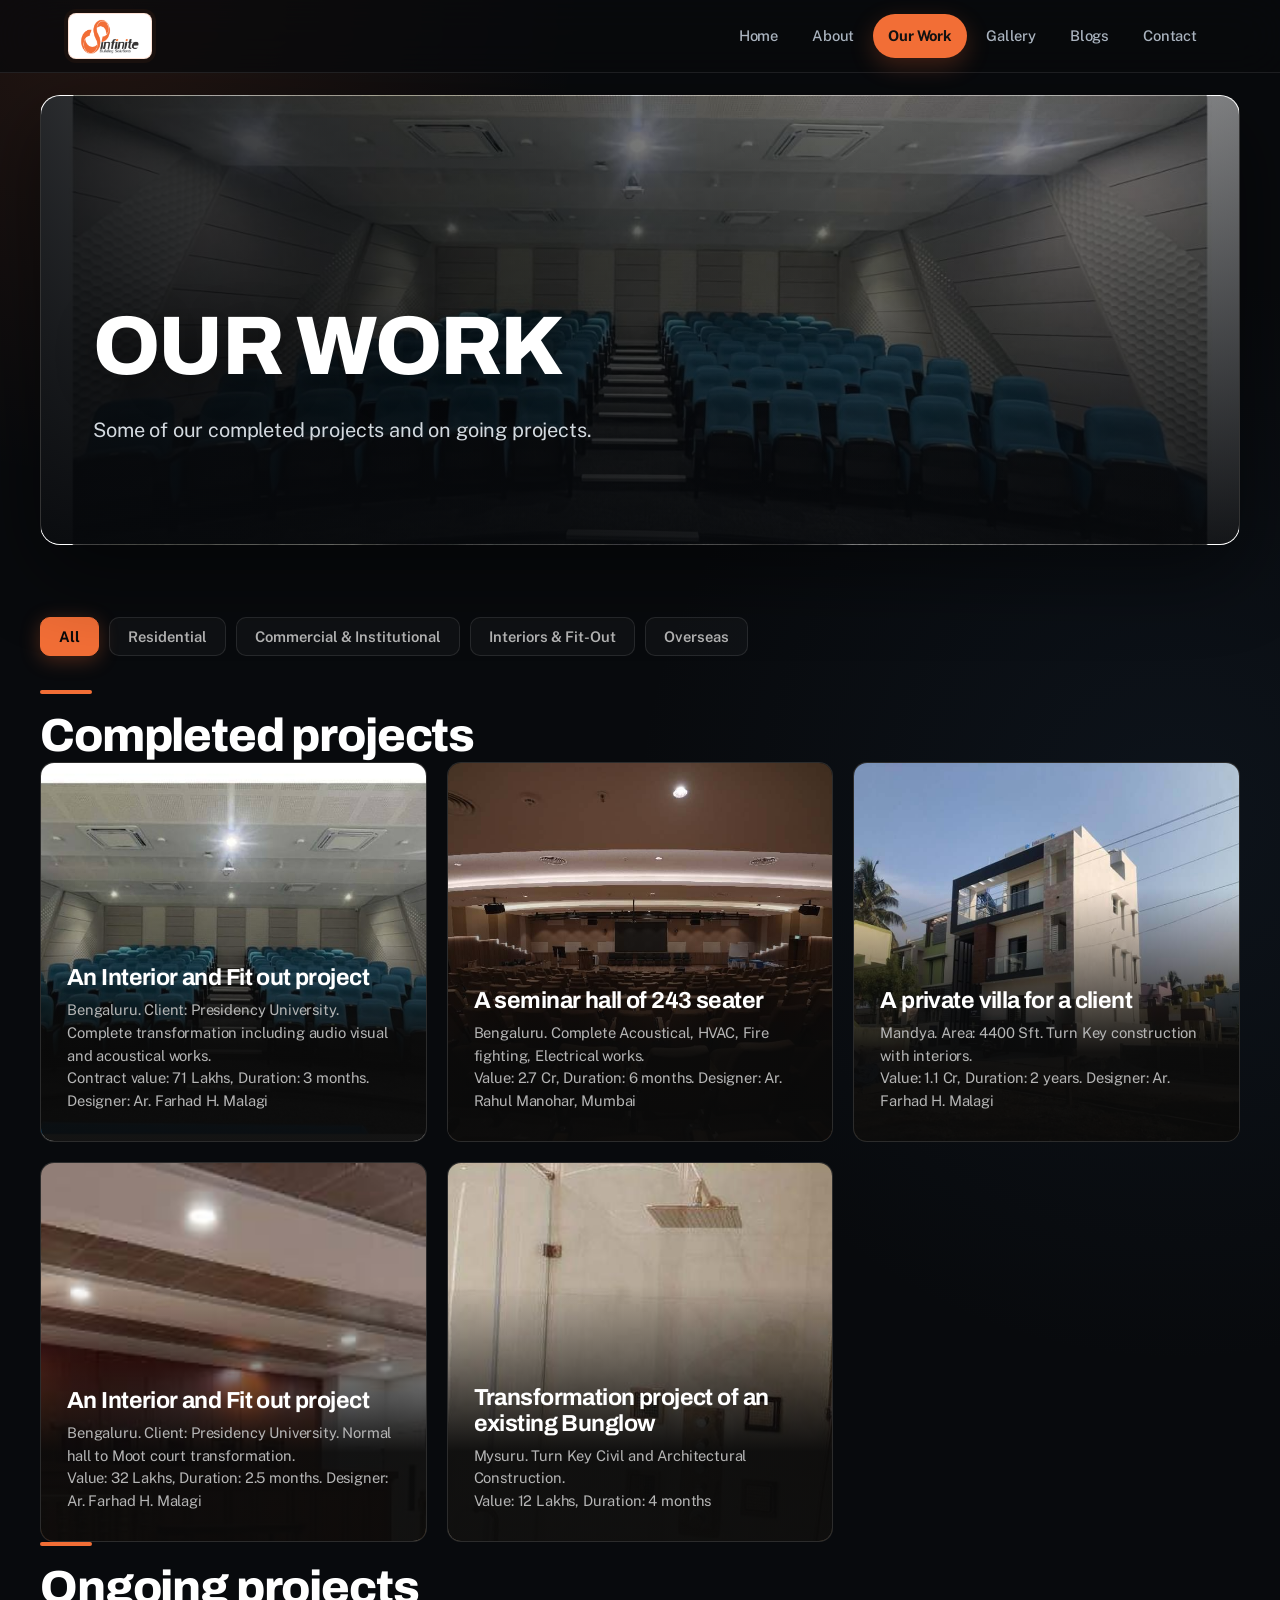
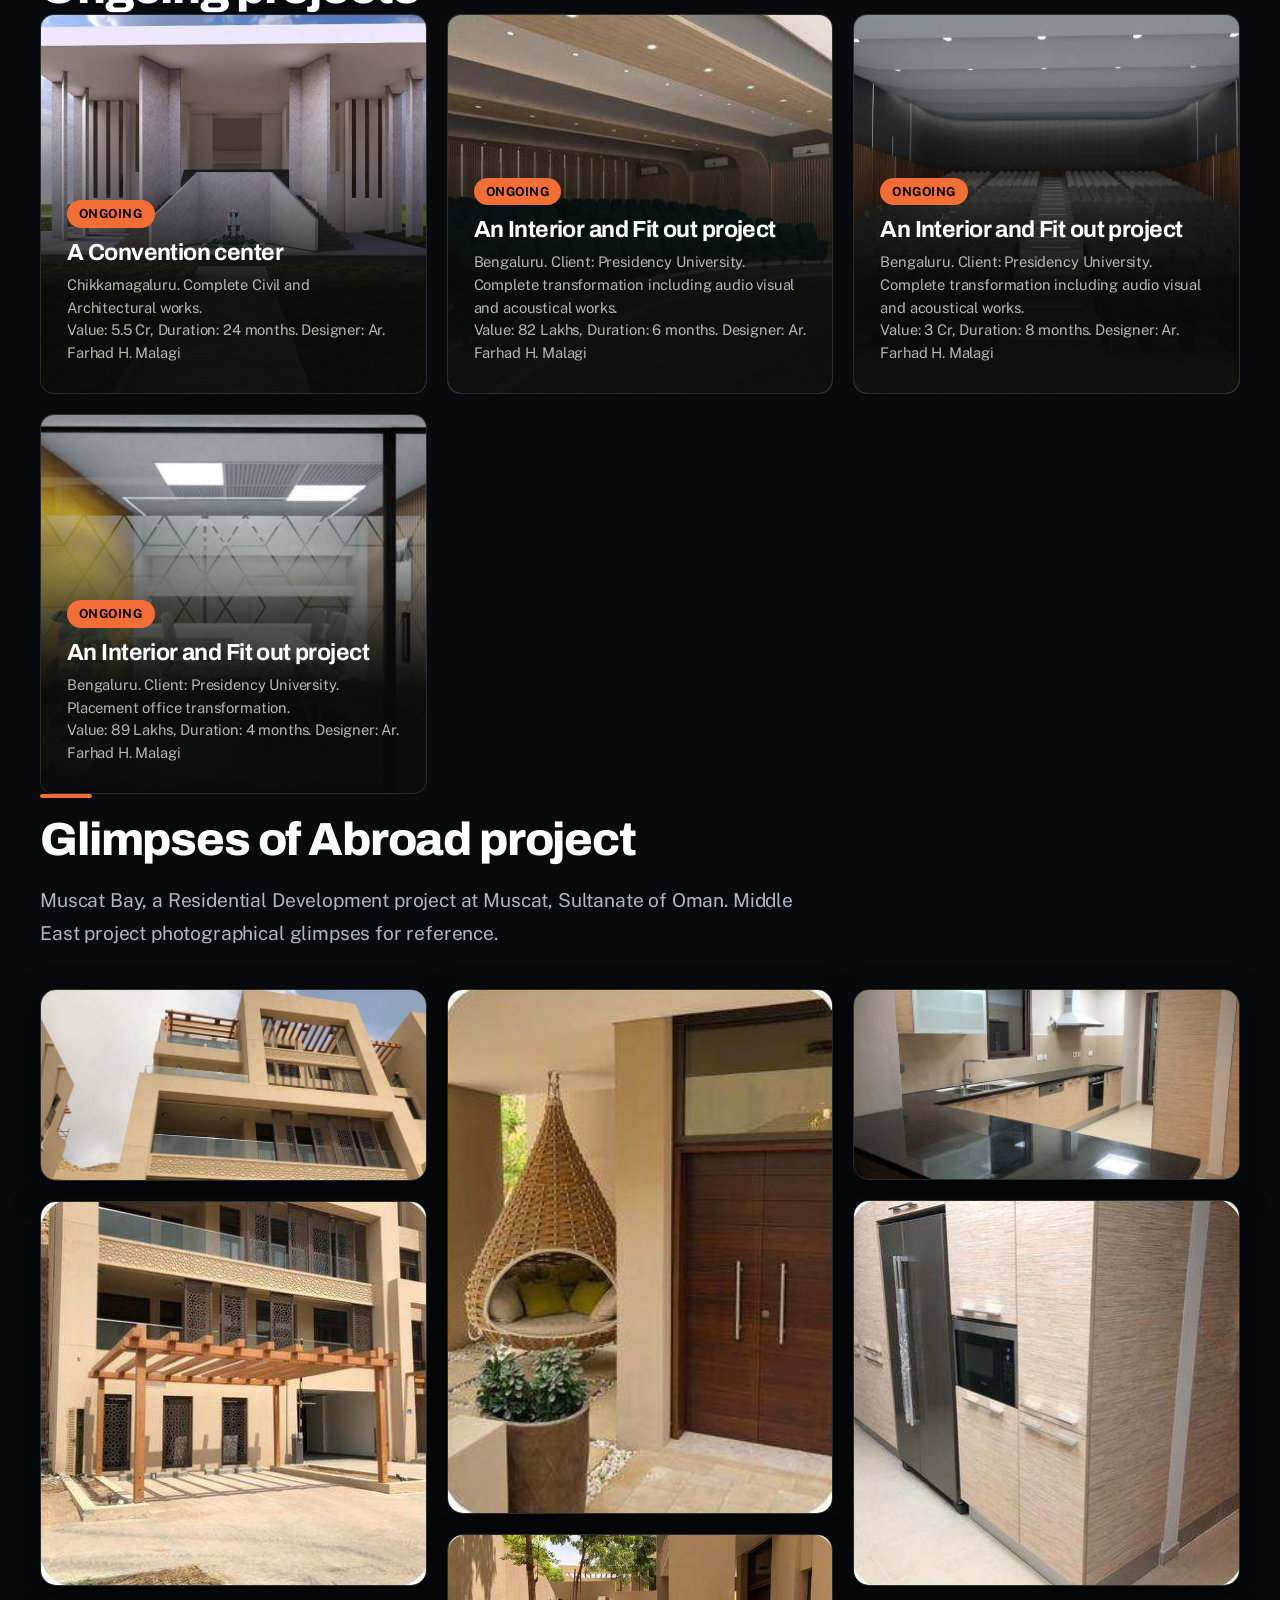
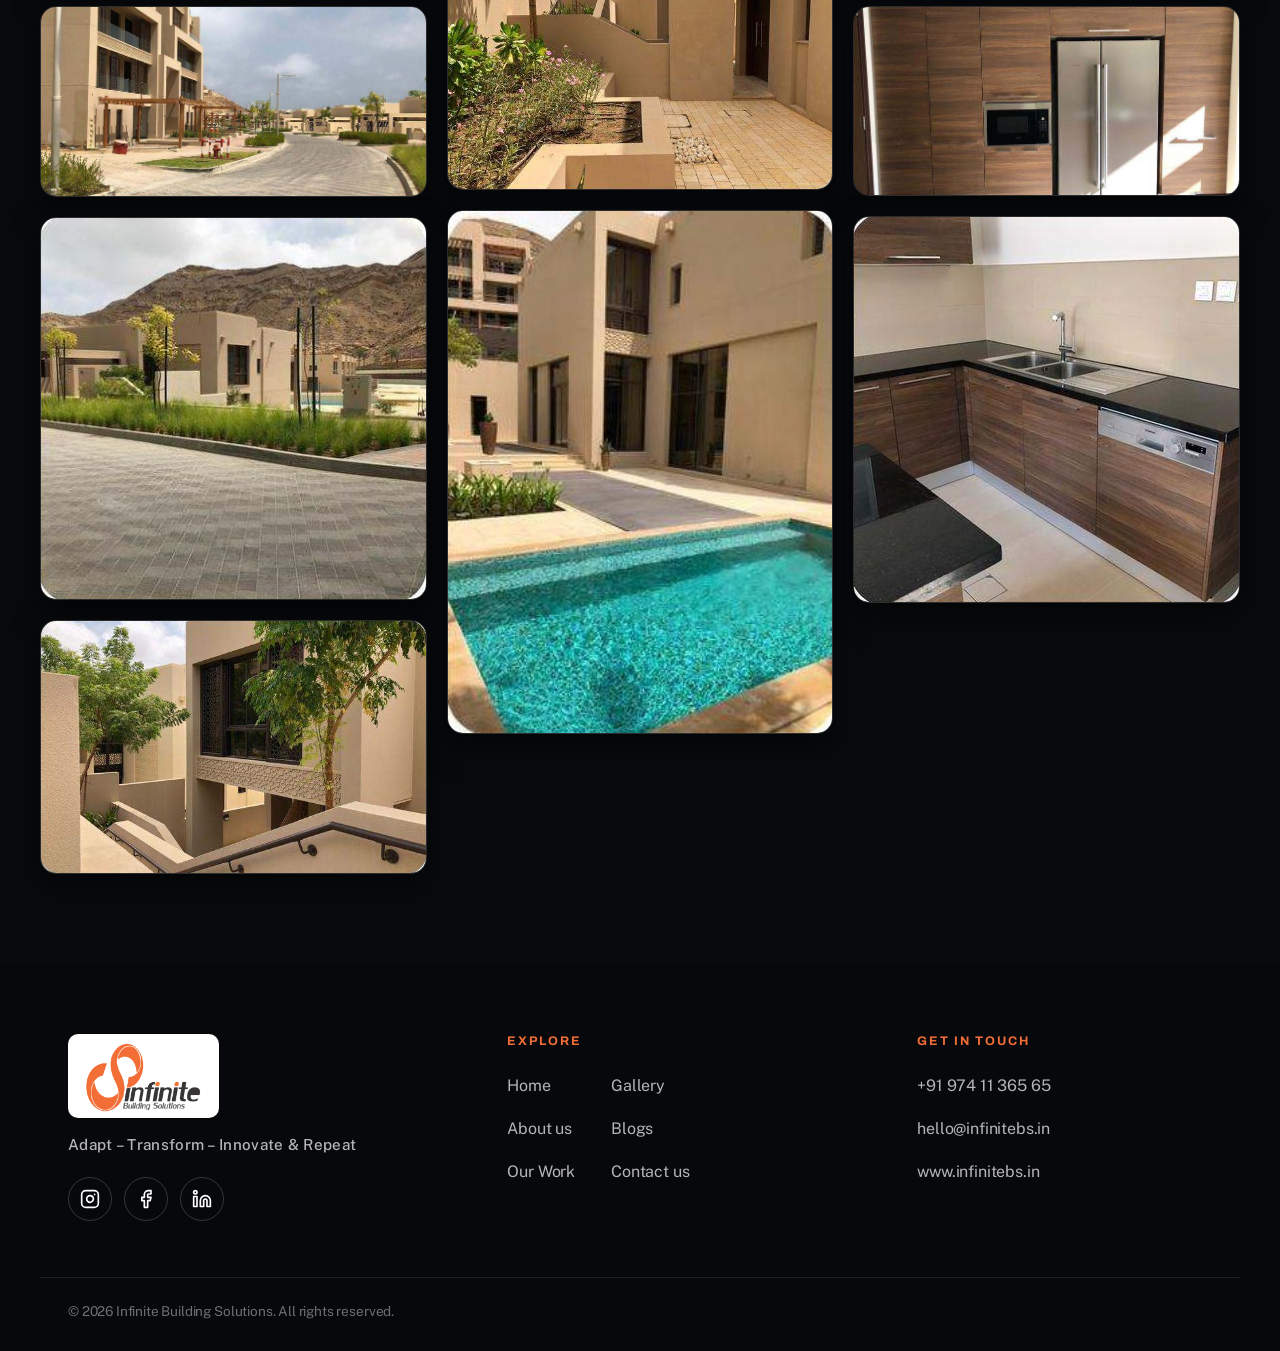
<file: our-work.html>
<!DOCTYPE html>
<html lang="en-IN"><head><meta charset="utf-8">
<meta name="viewport" content="width=device-width, initial-scale=1, viewport-fit=cover">
<title>Our Work | Infinite Building Solutions, Mysuru</title>
<meta name="description" content="Completed and ongoing projects by Infinite Building Solutions: villas, institutional interiors and fit outs, a convention centre and more, plus our residential project at Muscat Bay, Oman.">
<meta name="robots" content="index,follow,max-image-preview:large">
<meta name="theme-color" content="#f26e36">
<link rel="canonical" href="https://www.infinitebs.in/our-work.html">
<meta property="og:type" content="website"><meta property="og:site_name" content="Infinite Building Solutions"><meta property="og:title" content="Our Work | Infinite Building Solutions, Mysuru"><meta property="og:description" content="Completed and ongoing projects by Infinite Building Solutions: villas, institutional interiors and fit outs, a convention centre and more, plus our residential project at Muscat Bay, Oman."><meta property="og:url" content="https://www.infinitebs.in/our-work.html"><meta property="og:image" content="https://www.infinitebs.in/images/hero-home.jpg"><meta property="og:locale" content="en_IN">
<meta name="twitter:card" content="summary_large_image"><meta name="twitter:title" content="Our Work | Infinite Building Solutions, Mysuru"><meta name="twitter:description" content="Completed and ongoing projects by Infinite Building Solutions: villas, institutional interiors and fit outs, a convention centre and more, plus our residential project at Muscat Bay, Oman."><meta name="twitter:image" content="https://www.infinitebs.in/images/hero-home.jpg">
<link rel="icon" type="image/png" href="images/favicon.png">
<link rel="icon" href="favicon.ico" sizes="any">
<link rel="apple-touch-icon" href="images/apple-touch-icon.png">
<link rel="preconnect" href="https://fonts.googleapis.com"><link rel="preconnect" href="https://fonts.gstatic.com" crossorigin>
<link href="https://fonts.googleapis.com/css2?family=Archivo:wght@500;700;800&family=Public+Sans:wght@400;500;600;700&display=swap" rel="stylesheet">
<link rel="stylesheet" href="css/style.css">
<script type="application/ld+json">{"@context": "https://schema.org", "@type": "GeneralContractor", "name": "Infinite Building Solutions", "url": "https://www.infinitebs.in/", "logo": "https://www.infinitebs.in/images/logo.png", "image": "https://www.infinitebs.in/images/hero-home.jpg", "description": "Infinite Building Solutions is a Mysuru-based construction firm delivering commercial, institutional, residential, industrial and interiors and fit out projects across Karnataka and abroad.", "telephone": "+919741136565", "email": "hello@infinitebs.in", "foundingDate": "2018", "address": {"@type": "PostalAddress", "streetAddress": "340, Post Office Road, Sri Bireshwara Kurubhara Sanga, Siddalingapura", "addressLocality": "Mysuru", "addressRegion": "Karnataka", "postalCode": "570003", "addressCountry": "IN"}, "areaServed": ["Mysuru", "Karnataka", "India"]}</script>
</head><body>
<header><div class="nav"><a href="index.html" aria-label="Infinite Building Solutions, home"><img src="images/logo.png" alt="Infinite Building Solutions"></a>
<button class="mb" aria-label="Menu" aria-expanded="false"><span></span><span></span><span></span></button>
<nav aria-label="Main"><a href="index.html" data-l="home">Home</a><a href="about.html" data-l="about">About</a><a href="our-work.html" data-l="work" class="on" aria-current="page">Our Work</a><a href="gallery.html" data-l="gallery">Gallery</a><a href="blogs.html" data-l="blogs">Blogs</a><a href="contact.html" data-l="contact">Contact</a></nav></div></header>
<main>
<section class="pg on" id="work"><div class="bn i2"><div class="w"><h1>Our Work</h1><p>Some of our completed projects and on going projects.</p></div></div>
<div class="w sec" style="padding-top:56px">
<div class="filters" role="tablist" aria-label="Project categories">
<button type="button" class="fil-btn" data-f="all" aria-pressed="true">All</button>
<button type="button" class="fil-btn" data-f="residential" aria-pressed="false">Residential</button>
<button type="button" class="fil-btn" data-f="commercial" aria-pressed="false">Commercial &amp; Institutional</button>
<button type="button" class="fil-btn" data-f="interiors" aria-pressed="false">Interiors &amp; Fit-Out</button>
<button type="button" class="fil-btn" data-f="abroad" aria-pressed="false">Overseas</button>
</div>
<div id="sec-done"><h2>Completed projects</h2><div class="grid" id="done"></div></div>
<div id="sec-going"><h2 class="g2">Ongoing projects</h2><div class="grid" id="going"></div></div>
<div id="sec-abroad"><h2 class="g2" id="abroad">Glimpses of Abroad project</h2><p style="font-size:1.2rem;margin-top:18px">Muscat Bay, a Residential Development project at Muscat, Sultanate of Oman. Middle East project photographical glimpses for reference.</p><div class="gal"><img src="images/abroad-01.jpg" alt="Muscat Bay, Muscat, Sultanate of Oman" loading="lazy"><img src="images/abroad-02.jpg" alt="Muscat Bay, Muscat, Sultanate of Oman" loading="lazy"><img src="images/abroad-03.jpg" alt="Muscat Bay, Muscat, Sultanate of Oman" loading="lazy"><img src="images/abroad-04.jpg" alt="Muscat Bay, Muscat, Sultanate of Oman" loading="lazy"><img src="images/abroad-05.jpg" alt="Muscat Bay, Muscat, Sultanate of Oman" loading="lazy"><img src="images/abroad-06.jpg" alt="Muscat Bay, Muscat, Sultanate of Oman" loading="lazy"><img src="images/abroad-07.jpg" alt="Muscat Bay, Muscat, Sultanate of Oman" loading="lazy"><img src="images/abroad-08.jpg" alt="Muscat Bay, Muscat, Sultanate of Oman" loading="lazy"><img src="images/abroad-09.jpg" alt="Muscat Bay, Muscat, Sultanate of Oman" loading="lazy"><img src="images/abroad-10.jpg" alt="Muscat Bay, Muscat, Sultanate of Oman" loading="lazy"><img src="images/abroad-11.jpg" alt="Muscat Bay, Muscat, Sultanate of Oman" loading="lazy"><img src="images/abroad-12.jpg" alt="Muscat Bay, Muscat, Sultanate of Oman" loading="lazy"></div></div>
</div></section>
</main>
<footer><div class="w ft">
<div class="ft-brand"><img src="images/logo.png" alt="Infinite Building Solutions"><p class="ft-tag">Adapt – Transform – Innovate &amp; Repeat</p>
<!-- TODO: replace each href="#" below with the real Instagram, Facebook and LinkedIn page URLs once the accounts are ready -->
<div class="ft-social"><a href="#" target="_blank" rel="noopener noreferrer" aria-label="Infinite Building Solutions on Instagram"><svg viewBox="0 0 24 24" fill="none" stroke="currentColor" stroke-width="2" stroke-linecap="round" stroke-linejoin="round" aria-hidden="true"><rect x="2" y="2" width="20" height="20" rx="5" ry="5"/><path d="M16 11.37A4 4 0 1 1 12.63 8 4 4 0 0 1 16 11.37z"/><line x1="17.5" y1="6.5" x2="17.51" y2="6.5"/></svg></a>
<a href="#" target="_blank" rel="noopener noreferrer" aria-label="Infinite Building Solutions on Facebook"><svg viewBox="0 0 24 24" fill="none" stroke="currentColor" stroke-width="2" stroke-linecap="round" stroke-linejoin="round" aria-hidden="true"><path d="M18 2h-3a5 5 0 0 0-5 5v3H7v4h3v8h4v-8h3l1-4h-4V7a1 1 0 0 1 1-1h3z"/></svg></a>
<a href="#" target="_blank" rel="noopener noreferrer" aria-label="Infinite Building Solutions on LinkedIn"><svg viewBox="0 0 24 24" fill="none" stroke="currentColor" stroke-width="2" stroke-linecap="round" stroke-linejoin="round" aria-hidden="true"><path d="M16 8a6 6 0 0 1 6 6v7h-4v-7a2 2 0 0 0-2-2 2 2 0 0 0-2 2v7h-4v-7a6 6 0 0 1 6-6z"/><rect x="2" y="9" width="4" height="12"/><circle cx="4" cy="4" r="2"/></svg></a>
</div></div>
<div><span class="ft-h">Explore</span><div class="ft-links"><a href="index.html">Home</a><a href="about.html">About us</a><a href="our-work.html">Our Work</a><a href="gallery.html">Gallery</a><a href="blogs.html">Blogs</a><a href="contact.html">Contact us</a></div></div>
<div><span class="ft-h">Get in touch</span><div class="ft-contact"><a href="tel:+919741136565">+91 974 11 365 65</a><a href="mailto:hello@infinitebs.in">hello@infinitebs.in</a><a href="https://www.infinitebs.in">www.infinitebs.in</a></div></div>
</div>
<div class="w ft-bar">© 2026 Infinite Building Solutions. All rights reserved.</div></footer>
<script src="js/script.js" defer></script>
</body></html>
</file>
<file: css/style.css>
/* ==========================================================================
   Infinite Building Solutions — Architectural Studio Design
   Color Theme: Dark theme: black, white and Signature Logo Orange (#f26e36)
   Palette: Rich Dark Espresso to Warm Black, Smoked Coffee Glass, Crisp Ivory & Warm Bronze-Orange
   ========================================================================== */

:root {
  /* Black, white and orange palette */
  --bg: #0a0a0a;                        /* Deep black */
  --bg-gradient: linear-gradient(180deg, #111111 0%, #0b0b0b 40%, #070707 100%);
  --bg-alt: #0e0e0e;                    /* Raised black */
  --bg-card: rgba(17, 17, 17, 0.72);    /* Smoked black glass */
  --bg-card-hover: rgba(22, 22, 22, 0.9);
  --st: #0f0f0f;                        /* Section Dark Foundation */

  /* Architectural Hairlines & Borders */
  --border: rgba(255, 255, 255, 0.08); /* Clean Precision Hairline */
  --border-warm: rgba(255, 255, 255, 0.12); /* Soft white hairline */
  --border-hover: rgba(242, 110, 54, 0.65); /* Vibrant Orange Glow Border */
  --ln: rgba(255, 255, 255, 0.08);

  /* Signature Brand Logo Orange & Warm Accents */
  --or: #f26e36;                        /* Signature Infinite Logo Orange */
  --or-bright: #ff8246;                 /* Glowing Orange Highlight */
  --or-deep: #d8551e;                  /* Deep Warm Terracotta */
  --or-glow: rgba(242, 110, 54, 0.3);   /* Luminous Ambient Orange Glow */
  --gold: #e5a968;                      /* Champagne Accent */

  /* Crisp Typography Colors */
  --fg: #ffffff;                        /* Crisp Off-White */
  --fg-sec: #b5b5b5;                    /* Neutral light gray */
  --fg-mut: #929292;                    /* Muted gray */

  box-sizing: border-box;
  padding-top: env(safe-area-inset-top, 0px);
  padding-bottom: env(safe-area-inset-bottom, 0px);
  color-scheme: dark;
}

html {
  scroll-padding-top: env(safe-area-inset-top, 0px);
  scroll-behavior: smooth;
  background-color: var(--bg);
}

*, *::before, *::after { box-sizing: inherit; }

body {
  margin: 0;
  background-color: var(--bg);
  background-image: 
    radial-gradient(ellipse 75% 45% at 50% 0%, rgba(242, 110, 54, 0.16), transparent 65%),
    radial-gradient(circle at 90% 30%, rgba(218, 95, 39, 0.08), transparent 50%),
    radial-gradient(circle at 10% 70%, rgba(31, 31, 31, 0.15), transparent 60%);
  color: var(--fg);
  font: 400 16px/1.7 "Public Sans", -apple-system, BlinkMacSystemFont, "Segoe UI", Roboto, sans-serif;
  overflow-x: clip;
  letter-spacing: -0.01em;
}

body::before {
  content: "";
  position: fixed;
  inset: 0 0 auto;
  height: env(safe-area-inset-top, 0px);
  background: var(--bg);
  z-index: 10;
}

/* --------------------------------------------------------------------------
   Original Architectural Typography Structure
   -------------------------------------------------------------------------- */
h1, h2, h3 {
  font-family: "Archivo", "Public Sans", system-ui, sans-serif;
  line-height: 1.12;
  margin: 0;
  letter-spacing: -0.025em;
  color: #ffffff;
}

h1 { font-size: clamp(2.5rem, 6.5vw, 5.2rem); font-weight: 800; }
h2 { font-size: clamp(1.85rem, 3.8vw, 2.9rem); font-weight: 800; }
h3 { font-size: 1.35rem; font-weight: 700; }
p { margin: 0 0 1.2em; max-width: 64ch; color: var(--fg-sec); font-size: 1.05rem; }
a { color: inherit; text-decoration: none; }
:focus-visible { outline: 2px solid var(--or); outline-offset: 3px; }
.w { max-width: 1200px; margin: 0 auto; padding: 0 28px; }

/* --------------------------------------------------------------------------
   Header & Navigation — Clean Floating Studio Bar
   -------------------------------------------------------------------------- */
header {
  position: sticky;
  top: env(safe-area-inset-top, 0px);
  z-index: 30;
  background: rgba(11, 11, 11, 0.85);
  backdrop-filter: blur(24px);
  -webkit-backdrop-filter: blur(24px);
  border-bottom: 1px solid var(--border-warm);
  transition: all 0.3s ease;
}

.nav {
  display: flex;
  align-items: center;
  justify-content: space-between;
  gap: 20px;
  padding: 16px 28px;
  max-width: 1200px;
  margin: 0 auto;
}

.nav img {
  height: 48px;
  display: block;
  background: #ffffff;
  border-radius: 8px;
  padding: 4px 10px;
  transition: opacity 0.2s ease;
}

.nav img:hover { opacity: 0.95; }

nav {
  display: flex;
  gap: 8px;
  align-items: center;
}

nav a {
  padding: 8px 16px;
  border-radius: 99px;
  font-weight: 500;
  font-size: 0.92rem;
  color: #b5b5b5;
  transition: all 0.2s ease;
}

nav a:hover {
  color: #ffffff;
  background: rgba(255, 255, 255, 0.06);
}

nav a.on {
  background: var(--or);
  color: #0a0a0a;
  font-weight: 700;
  box-shadow: 0 0 20px var(--or-glow);
}

/* --------------------------------------------------------------------------
   Buttons — Crisp Precision with Signature Logo Orange
   -------------------------------------------------------------------------- */
.btn {
  display: inline-flex;
  align-items: center;
  justify-content: center;
  background: var(--or);
  color: #0a0a0a;
  font-weight: 700;
  padding: 15px 32px;
  border-radius: 99px;
  border: 0;
  font: 700 0.96rem "Public Sans", sans-serif;
  cursor: pointer;
  box-shadow: 0 8px 24px -4px var(--or-glow);
  transition: transform 0.2s ease, filter 0.2s ease, box-shadow 0.2s ease;
}

.btn:hover {
  filter: brightness(1.1);
  transform: translateY(-2px);
  box-shadow: 0 12px 30px -4px rgba(242, 110, 54, 0.45);
}

.btn.ghost {
  background: rgba(255, 255, 255, 0.04);
  color: #ffffff;
  border: 1px solid rgba(255, 255, 255, 0.18);
  box-shadow: none;
}

.btn.ghost:hover {
  background: rgba(255, 255, 255, 0.08);
  border-color: #ffffff;
}

.btn.lt {
  color: #ffffff;
  border: 1px solid rgba(255, 255, 255, 0.4);
  box-shadow: none;
}

.btn.lt:hover {
  background: #ffffff;
  color: #0a0a0a;
}

.pg { display: none; }
.pg.on { display: block; }
.cta { display: flex; gap: 14px; flex-wrap: wrap; }

/* --------------------------------------------------------------------------
   Hero Banners — Cinematic Architectural Full Bleed (Espresso/Noir Tone)
   -------------------------------------------------------------------------- */
.bn {
  position: relative;
  margin: 16px auto;
  width: calc(100% - 40px);
  max-width: 1200px;
  border-radius: 20px;
  border: 2px solid var(--or);
  min-height: 50vh;
  display: flex;
  align-items: flex-end;
  color: #ffffff;
  background: #0c0c0c center/cover no-repeat;
  overflow: hidden;
  box-shadow: 0 20px 50px rgba(0, 0, 0, 0.65);
}

.bn::before {
  content: "";
  position: absolute;
  inset: 0;
  background: linear-gradient(180deg, rgba(11, 11, 11, 0.25) 0%, rgba(11, 11, 11, 0.75) 50%, rgba(9, 9, 9, 0.98) 100%);
}

.bn .w {
  position: relative;
  width: 100%;
  padding-top: 140px;
  padding-bottom: 64px;
  z-index: 1;
}

.bn.tall { min-height: calc(100svh - 112px); }
.bn.tall .w { padding-top: 90px; padding-bottom: 112px; }
.bn.tall h1 { font-size: clamp(2.2rem, 4.6vw, 4.2rem); max-width: 22ch; }
.bn.tall p { margin: 20px 0 28px; }
.bn h1 { max-width: 17ch; text-transform: uppercase; line-height: 1.05; letter-spacing: -0.02em; }
.bn p { color: #d6d6d6; font-size: 1.25rem; margin: 24px 0 34px; max-width: 56ch; line-height: 1.6; }

.bn.i1 { background-image: url(../images/hero-home.jpg); }
.bn.i2 { background-image: url(../images/hero-work.jpg); }
.bn.i3 { background-image: url(../images/hero-about.jpg); }
.bn.i4 { background-image: url(../images/hero-contact.jpg); }
.bn.i5 { background-image: url(../images/oman.jpg); }

/* --------------------------------------------------------------------------
   Stats Bar — Smoked Espresso Metric Ribbon
   -------------------------------------------------------------------------- */
.stats {
  display: grid;
  grid-template-columns: repeat(3, 1fr);
  background: rgba(15, 15, 15, 0.85);
  backdrop-filter: blur(24px);
  -webkit-backdrop-filter: blur(24px);
  border: 1px solid var(--border-warm);
  border-radius: 18px;
  margin-top: -54px;
  position: relative;
  z-index: 2;
  box-shadow: 0 30px 60px rgba(0, 0, 0, 0.75), 0 0 30px rgba(242, 110, 54, 0.1);
  padding: 34px 20px;
}

.stats div {
  padding: 0 36px;
  border-left: 1px solid var(--border);
  font-size: 0.95rem;
  color: var(--fg-sec);
  letter-spacing: -0.01em;
}

.stats div:first-child { border: 0; }

.stats b {
  display: block;
  font: 800 2.8rem "Archivo", sans-serif;
  color: #ffffff;
  letter-spacing: -0.03em;
  margin-bottom: 2px;
  position: relative;
}

.stats b::after {
  content: "";
  display: inline-block;
  width: 8px;
  height: 8px;
  border-radius: 50%;
  background: var(--or);
  margin-left: 6px;
  box-shadow: 0 0 12px var(--or);
}

/* --------------------------------------------------------------------------
   Section Layout & Headings
   -------------------------------------------------------------------------- */
.sec { padding: 100px 0; }

.sec h2::before {
  content: "";
  display: block;
  width: 40px;
  height: 3px;
  background: var(--or);
  margin-bottom: 20px;
  border-radius: 2px;
}

.dark {
  background: var(--bg-alt);
  border-block: 1px solid var(--border-warm);
}

.dark .lead {
  color: var(--fg-sec);
  max-width: 62ch;
  font-size: 1.2rem;
  line-height: 1.6;
}

.mut { color: var(--fg-mut); }

/* --------------------------------------------------------------------------
   Swachh Pukhar Style Service Cards — Smoked black glass & Orange Accents
   -------------------------------------------------------------------------- */
.sp-grid {
  display: grid;
  grid-template-columns: repeat(2, 1fr);
  gap: 28px;
  margin-top: 48px;
}

.sp-card {
  background: var(--bg-card);
  backdrop-filter: blur(20px);
  -webkit-backdrop-filter: blur(20px);
  border: 1px solid var(--border-warm);
  border-radius: 18px;
  padding: 40px 36px;
  display: flex;
  flex-direction: column;
  transition: transform 0.35s ease, border-color 0.35s ease, box-shadow 0.35s ease, background 0.35s ease;
  position: relative;
  box-shadow: 0 14px 34px rgba(0, 0, 0, 0.5);
}

.sp-card:hover {
  transform: translateY(-6px);
  border-color: var(--border-hover);
  background: var(--bg-card-hover);
  box-shadow: 0 24px 50px rgba(0, 0, 0, 0.75), 0 0 30px var(--or-glow);
}

.sp-top {
  display: flex;
  align-items: center;
  justify-content: space-between;
  margin-bottom: 24px;
}

.sp-icon {
  width: 50px;
  height: 50px;
  border-radius: 12px;
  background: rgba(242, 110, 54, 0.12);
  color: var(--or);
  display: flex;
  align-items: center;
  justify-content: center;
  border: 1px solid rgba(242, 110, 54, 0.28);
  box-shadow: 0 0 20px rgba(242, 110, 54, 0.12);
}

.sp-icon svg {
  width: 24px;
  height: 24px;
  fill: currentColor;
}

.sp-eyebrow {
  font: 700 0.75rem "Archivo", sans-serif;
  letter-spacing: 0.16em;
  text-transform: uppercase;
  color: var(--or);
}

.sp-title {
  font-size: 1.65rem;
  font-weight: 800;
  margin: 0 0 14px;
  color: #ffffff;
}

.sp-desc {
  color: var(--fg-sec);
  font-size: 0.98rem;
  line-height: 1.65;
  margin: 0 0 26px;
  flex-grow: 1;
}

.sp-tags {
  display: flex;
  flex-wrap: wrap;
  gap: 8px;
  margin-bottom: 28px;
}

.sp-pill {
  font-size: 0.8rem;
  font-weight: 500;
  color: #b8b8b8;
  background: rgba(255, 255, 255, 0.04);
  border: 1px solid var(--border);
  padding: 5px 14px;
  border-radius: 99px;
  white-space: nowrap;
  letter-spacing: 0.02em;
}

.sp-card:hover .sp-pill {
  border-color: rgba(242, 110, 54, 0.25);
  color: #ffffff;
}

.sp-link {
  display: inline-flex;
  align-items: center;
  gap: 8px;
  color: #ffffff;
  font-weight: 700;
  font-size: 0.95rem;
  text-decoration: none;
  margin-top: auto;
  transition: gap 0.25s ease, color 0.25s ease;
}

.sp-link:hover {
  gap: 14px;
  color: var(--or);
}

/* --------------------------------------------------------------------------
   Project Portfolio — Clean Minimalist Architectural Framing
   -------------------------------------------------------------------------- */
.hd {
  display: flex;
  justify-content: space-between;
  align-items: flex-end;
  gap: 24px;
  flex-wrap: wrap;
  margin-bottom: 40px;
}

.filters {
  display: flex;
  gap: 10px;
  flex-wrap: wrap;
  margin-bottom: 40px;
}

.filters button {
  font: 600 0.92rem "Public Sans", sans-serif;
  background: rgba(255, 255, 255, 0.03);
  color: #b5b5b5;
  border: 1px solid var(--border);
  padding: 10px 22px;
  border-radius: 99px;
  cursor: pointer;
  transition: all 0.25s ease;
}

.filters button:hover {
  border-color: rgba(242, 110, 54, 0.4);
  color: #ffffff;
}

.filters button[aria-pressed=true] {
  background: var(--or);
  color: #0a0a0a;
  border-color: var(--or);
  font-weight: 700;
  box-shadow: 0 4px 20px var(--or-glow);
}

.grid {
  display: grid;
  grid-template-columns: repeat(auto-fill, minmax(340px, 1fr));
  gap: 28px;
}

/* UNIFORM ANIMATION SPEED & SHAPE TRANSFORMATION (Matched 1.1s) */
.card {
  position: relative;
  min-height: 380px;
  color: #fff;
  background: #0f0f0f;
  border: 1px solid var(--border-warm);
  border-radius: 16px;
  overflow: hidden;
  display: flex;
  flex-direction: column;
  justify-content: flex-end;
  isolation: isolate;
  transition: transform 1.1s cubic-bezier(0.2, 0.8, 0.2, 1), 
              border-radius 1.1s cubic-bezier(0.2, 0.8, 0.2, 1), 
              border-color 0.4s ease, 
              box-shadow 0.4s ease;
}

.card:hover {
  transform: translateY(-8px);
  border-radius: 24px;
  border-color: var(--border-hover);
  box-shadow: 0 24px 50px rgba(0, 0, 0, 0.8), 0 0 30px var(--or-glow);
}

.card img, .tile {
  position: absolute;
  inset: 0;
  width: 100%;
  height: 100%;
  object-fit: cover;
  z-index: -1;
  transition: transform 1.1s cubic-bezier(0.2, 0.8, 0.2, 1);
}

.card:hover img { transform: scale(1.08); }

.tile {
  font-size: 2.6rem;
  align-items: flex-start;
  padding: 28px;
  background-color: #111111;
  background-image: linear-gradient(135deg, transparent 65%, var(--or) 65%);
  display: flex;
}

.card .b {
  position: relative;
  margin-top: auto;
  width: 100%;
  padding: 100px 28px 28px;
  background: linear-gradient(transparent 0%, rgba(10, 10, 10, 0.96) 65%);
}

.card h3 { color: #ffffff; font-size: 1.45rem; margin-bottom: 8px; font-weight: 700; }
.card small { color: #b5b5b5; display: block; font-size: 0.92rem; line-height: 1.55; }

.tag {
  display: inline-block;
  font-size: 0.78rem;
  font-weight: 700;
  background: var(--or);
  color: #0a0a0a;
  padding: 3px 12px;
  border-radius: 99px;
  margin-bottom: 12px;
  letter-spacing: 0.04em;
  text-transform: uppercase;
}

.peek {
  display: grid;
  grid-template-columns: 1.4fr 1fr;
  grid-template-rows: auto auto;
  gap: 24px;
}

.peek .a { grid-row: span 2; min-height: 640px; }

/* --------------------------------------------------------------------------
   Abroad Gallery — Uniform Shape Changing & Zoom Speed
   -------------------------------------------------------------------------- */
.gal {
  columns: 3 280px;
  column-gap: 20px;
  margin-top: 40px;
}

.gal img {
  width: 100%;
  display: block;
  margin: 0 0 20px;
  border-radius: 16px;
  break-inside: avoid;
  border: 1px solid var(--border-warm);
  box-shadow: 0 12px 30px rgba(0, 0, 0, 0.55);
  transition: transform 1.1s cubic-bezier(0.2, 0.8, 0.2, 1), 
              border-radius 1.1s cubic-bezier(0.2, 0.8, 0.2, 1), 
              border-color 0.4s ease, 
              box-shadow 0.4s ease;
}

.gal img:hover {
  transform: scale(1.04) translateY(-4px);
  border-radius: 24px;
  border-color: var(--border-hover);
  box-shadow: 0 20px 45px rgba(0, 0, 0, 0.75), 0 0 25px var(--or-glow);
}

/* --------------------------------------------------------------------------
   Dedicated Gallery Page
   -------------------------------------------------------------------------- */
.gal-grid {
  display: grid;
  grid-template-columns: repeat(auto-fill, minmax(340px, 1fr));
  gap: 28px;
  margin-top: 40px;
}

.gal-item {
  background: var(--bg-card);
  backdrop-filter: blur(16px);
  border: 1px solid var(--border-warm);
  border-radius: 16px;
  overflow: hidden;
  box-shadow: 0 14px 35px rgba(0, 0, 0, 0.5);
  transition: transform 1.1s cubic-bezier(0.2, 0.8, 0.2, 1), 
              border-radius 1.1s cubic-bezier(0.2, 0.8, 0.2, 1), 
              border-color 0.4s ease, 
              box-shadow 0.4s ease;
}

.gal-item:hover {
  transform: translateY(-8px);
  border-radius: 24px;
  border-color: var(--border-hover);
  box-shadow: 0 24px 50px rgba(0, 0, 0, 0.75), 0 0 30px var(--or-glow);
}

.gal-item img {
  width: 100%;
  aspect-ratio: 16/11;
  object-fit: cover;
  display: block;
  transition: transform 1.1s cubic-bezier(0.2, 0.8, 0.2, 1);
}

.gal-item:hover img { transform: scale(1.07); }
.gal-body { padding: 22px 24px 24px; }

.gal-tag {
  display: inline-block;
  font-size: 0.75rem;
  font-weight: 700;
  text-transform: uppercase;
  letter-spacing: 0.12em;
  color: var(--or);
  margin-bottom: 6px;
}

.gal-body h3 { font-size: 1.25rem; font-weight: 700; margin: 0 0 4px; color: #fff; }
.gal-body p { color: var(--fg-sec); font-size: 0.92rem; margin: 0; }

/* --------------------------------------------------------------------------
   Blog Section
   -------------------------------------------------------------------------- */
.blog-grid {
  display: grid;
  grid-template-columns: repeat(auto-fit, minmax(340px, 1fr));
  gap: 30px;
  margin-top: 40px;
}

.blog-card {
  background: var(--bg-card);
  backdrop-filter: blur(14px);
  border: 1px solid var(--border-warm);
  border-radius: 18px;
  padding: 38px 34px;
  display: flex;
  flex-direction: column;
  box-shadow: 0 16px 40px rgba(0, 0, 0, 0.5);
  transition: transform 0.35s ease, border-color 0.35s ease, box-shadow 0.35s ease;
}

.blog-card:hover {
  transform: translateY(-6px);
  border-color: var(--border-hover);
  box-shadow: 0 24px 50px rgba(0, 0, 0, 0.7), 0 0 30px var(--or-glow);
}

.blog-meta-top {
  display: flex;
  justify-content: space-between;
  align-items: center;
  margin-bottom: 20px;
  font-size: 0.82rem;
}

.blog-badge {
  color: var(--or);
  font-weight: 700;
  letter-spacing: 0.12em;
  text-transform: uppercase;
}

.blog-time { color: var(--fg-mut); }
.blog-card h2 { font-size: 1.55rem; font-weight: 700; line-height: 1.35; margin: 0 0 16px; color: #fff; }
.blog-card h2::before { display: none !important; }
.blog-desc { color: var(--fg-sec); font-size: 0.98rem; line-height: 1.7; margin-bottom: 26px; flex-grow: 1; }

.blog-footer {
  background: #000000;
  color: #8f8f8f;
  padding: 72px 0 0;
  font-size: 0.95rem;
  border-top: 1px solid var(--border-warm);
}

.ft { display: grid; grid-template-columns: 1.3fr 1.2fr 1fr; gap: 56px; align-items: start; }
footer img { height: 84px; width: auto; background: #fff; border-radius: 10px; padding: 6px 14px; display: block; }
.ft-tag { margin: 16px 0 20px; max-width: none; color: #b5b5b5; font: 500 0.95rem/1.5 "Public Sans", sans-serif; letter-spacing: 0.02em; text-transform: none; }
.ft-h { display: block; color: var(--or); font: 700 0.78rem "Archivo", sans-serif; letter-spacing: 0.16em; text-transform: uppercase; margin-bottom: 18px; }
.ft-links { display: grid; grid-template-rows: repeat(3, auto); grid-auto-flow: column; gap: 4px 36px; justify-content: start; }
.ft-contact { display: grid; gap: 4px; }
footer a { display: block; padding: 6px 0; color: #b5b5b5; transition: color 0.2s; }
footer a:hover { color: var(--or); }

.ft-social { display: flex; gap: 12px; }
.ft-social a { width: 44px; height: 44px; padding: 0; display: flex; align-items: center; justify-content: center; border: 1px solid rgba(255, 255, 255, 0.18); border-radius: 50%; color: #ffffff; transition: background 0.25s ease, border-color 0.25s ease, color 0.25s ease, transform 0.25s ease; }
.ft-social a svg { width: 20px; height: 20px; }
.ft-social a:hover { background: var(--or); border-color: var(--or); color: #000000; transform: translateY(-3px); }

.ft-bar { margin-top: 56px; padding-top: 22px; padding-bottom: 28px; border-top: 1px solid var(--border); font-size: 0.85rem; color: #6f6f6f; }

/* --------------------------------------------------------------------------
   Mobile Navigation
   -------------------------------------------------------------------------- */
.mb { display: none; }

@media (max-width: 860px) {
  .mb {
    display: flex;
    flex-direction: column;
    align-items: center;
    justify-content: center;
    gap: 6px;
    width: 44px;
    height: 44px;
    border: 0;
    border-radius: 50%;
    background: rgba(255, 255, 255, 0.08);
    cursor: pointer;
  }
  .mb span { width: 20px; height: 2px; background: #fff; border-radius: 2px; transition: transform 0.25s, opacity 0.25s; }
  .mb[aria-expanded=true] span:nth-child(1) { transform: translateY(8px) rotate(45deg); }
  .mb[aria-expanded=true] span:nth-child(2) { opacity: 0; }
  .mb[aria-expanded=true] span:nth-child(3) { transform: translateY(-8px) rotate(-45deg); }
  header nav {
    display: none;
    position: absolute;
    top: 100%;
    left: 0;
    right: 0;
    flex-direction: column;
    align-items: stretch;
    gap: 6px;
    background: rgba(11, 11, 11, 0.98);
    backdrop-filter: blur(24px);
    padding: 20px 24px 28px;
    border-bottom: 1px solid var(--border-warm);
    box-shadow: 0 20px 40px rgba(0, 0, 0, 0.85);
  }
  header nav.open { display: flex; }
  header nav a { padding: 14px 16px; font-size: 1.05rem; border-radius: 10px; }
  .two, .peek, .sp-grid { grid-template-columns: 1fr; }
  .ft { grid-template-columns: 1fr; gap: 36px; }
  .peek .a { grid-row: auto; min-height: 380px; }
  .stats { grid-template-columns: 1fr; gap: 20px 0; margin-top: -20px; padding: 26px 18px; }
  .stats div { border-left: 0; border-bottom: 1px solid var(--border); padding: 0 10px 18px; }
  .stats div:last-child { border-bottom: 0; padding-bottom: 0; }
  .bn { border-radius: 16px; margin: 12px auto; width: calc(100% - 24px); min-height: 65vh; }
  .gal { columns: 2 140px; column-gap: 12px; }
  .founder-card { grid-template-columns: 1fr; gap: 32px; padding: 36px 24px; text-align: center; }
  .founder-quote { border-left: 0; border-top: 2px solid var(--or); padding: 16px 0 0; }
}

.rv { opacity: 0; transform: translateY(30px); transition: opacity 0.7s, transform 0.7s; }
.rv.in { opacity: 1; transform: none; }
@media (prefers-reduced-motion: reduce) { .rv { opacity: 1; transform: none; transition: none; } }

/* ==========================================================================
   Unified dark studio refresh
   ========================================================================== */
:root {
  --bg: #080a0d;
  --bg-alt: #0d1117;
  --bg-card: rgba(18, 23, 30, 0.82);
  --bg-card-hover: rgba(24, 30, 38, 0.96);
  --st: #0b0f14;
  --border: rgba(255, 255, 255, 0.1);
  --border-warm: rgba(255, 255, 255, 0.14);
  --border-hover: rgba(242, 110, 54, 0.8);
  --fg: #f7f8fa;
  --fg-sec: #aeb7c2;
  --fg-mut: #727d89;
}

body {
  background:
    radial-gradient(circle at 8% 0%, rgba(242, 110, 54, 0.12), transparent 30rem),
    radial-gradient(circle at 92% 18%, rgba(44, 75, 110, 0.14), transparent 34rem),
    var(--bg);
}

header {
  background: rgba(8, 10, 13, 0.76);
  border-bottom-color: rgba(255, 255, 255, 0.09);
}

.nav { padding-top: 13px; padding-bottom: 13px; }
.nav img {
  height: 46px;
  border: 1px solid rgba(242, 110, 54, 0.2);
  box-shadow: 0 0 0 4px rgba(242, 110, 54, 0.05);
}
nav { gap: 4px; }
nav a { color: #aab4bf; padding: 9px 15px; }
nav a:hover { color: #fff; background: rgba(255, 255, 255, 0.08); }
nav a.on { color: #111; box-shadow: 0 8px 24px rgba(242, 110, 54, 0.24); }

.bn {
  margin-top: 22px;
  border: 1px solid rgba(255, 255, 255, 0.16);
  box-shadow: 0 28px 80px rgba(0, 0, 0, 0.48);
}
.bn::before {
  background:
    linear-gradient(90deg, rgba(7, 9, 12, 0.86), rgba(7, 9, 12, 0.3) 68%, rgba(7, 9, 12, 0.48)),
    linear-gradient(180deg, rgba(7, 9, 12, 0.1), rgba(7, 9, 12, 0.9));
}
.bn .w { padding-left: 52px; }
.bn h1 { text-shadow: 0 8px 36px rgba(0, 0, 0, 0.5); }
.bn p { color: #d3d9df; }

.btn { border-radius: 10px; padding: 14px 24px; }
.btn.ghost { border-radius: 10px; }

.stats {
  background: rgba(15, 20, 27, 0.88);
  border-color: rgba(255, 255, 255, 0.12);
  border-radius: 14px;
  box-shadow: 0 24px 55px rgba(0, 0, 0, 0.4);
}
.stats b { color: #fff; }

.sec { padding-top: 88px; padding-bottom: 88px; }
.dark { background: linear-gradient(180deg, #0d1218, #0a0e13); }
.sec h2::before { width: 52px; height: 4px; margin-bottom: 16px; }

.sp-grid, .grid, .gal-grid, .blog-grid { gap: 20px; }
.sp-card, .gal-item, .blog-card, .founder-card, #f {
  background: linear-gradient(145deg, rgba(23, 29, 37, 0.94), rgba(12, 16, 22, 0.94));
  border-color: rgba(255, 255, 255, 0.11);
  box-shadow: 0 18px 45px rgba(0, 0, 0, 0.28);
}
.sp-card { border-radius: 14px; padding: 34px; }
.sp-card:hover, .gal-item:hover, .blog-card:hover, .founder-card:hover {
  border-color: rgba(242, 110, 54, 0.58);
  box-shadow: 0 24px 55px rgba(0, 0, 0, 0.45), 0 0 30px rgba(242, 110, 54, 0.1);
}
.sp-icon { border-radius: 10px; }
.sp-pill { border-color: rgba(255, 255, 255, 0.12); color: #c1c9d1; }

.card { border-radius: 14px; border-color: rgba(255, 255, 255, 0.12); }
.card .b { padding-left: 26px; padding-right: 26px; }
.gal-item { border-radius: 14px; }
.gal-body { padding: 20px 22px 22px; }
.filters { margin-bottom: 34px; }
.filters button { border-radius: 10px; padding: 10px 18px; }

.two {
  display: grid;
  grid-template-columns: minmax(0, 0.85fr) minmax(0, 1.15fr);
  gap: 56px;
  align-items: start;
}
.info {
  padding: 34px;
  border: 1px solid var(--border);
  border-radius: 14px;
  background: linear-gradient(145deg, rgba(23, 29, 37, 0.9), rgba(12, 16, 22, 0.9));
}
.info p { padding: 18px 0; margin: 0; border-bottom: 1px solid var(--border); }
.info p:last-child { border-bottom: 0; padding-bottom: 0; }
.info b { display: block; color: var(--or); font: 700 0.75rem "Archivo", sans-serif; letter-spacing: 0.12em; text-transform: uppercase; margin-bottom: 7px; }
.info a { color: #f5f7f9; }
.info a:hover { color: var(--or); }

#f {
  display: grid;
  gap: 18px;
  padding: 34px;
  border-radius: 14px;
}
#f label { display: grid; gap: 8px; color: #d9e0e6; font-weight: 600; font-size: 0.9rem; }
#f input, #f select, #f textarea {
  width: 100%;
  border: 1px solid rgba(255, 255, 255, 0.13);
  border-radius: 9px;
  background: #0b0f14;
  color: #f7f8fa;
  padding: 13px 14px;
  font: inherit;
  resize: vertical;
  transition: border-color 0.2s, box-shadow 0.2s;
}
#f input:focus, #f select:focus, #f textarea:focus {
  outline: 0;
  border-color: var(--or);
  box-shadow: 0 0 0 3px rgba(242, 110, 54, 0.12);
}
#f .btn { justify-self: start; margin-top: 4px; }

.founder-card {
  display: grid;
  grid-template-columns: minmax(220px, 0.72fr) minmax(0, 1.28fr);
  gap: 48px;
  padding: 42px;
  border: 1px solid var(--border);
  border-radius: 16px;
}
.founder-media { display: flex; flex-direction: column; gap: 18px; }
.founder-img-wrap {
  min-height: 340px;
  border-radius: 12px;
  overflow: hidden;
  background: linear-gradient(135deg, #252b34, #12171e);
  border: 1px solid var(--border);
}
.founder-img-wrap img { width: 100%; height: 100%; min-height: 340px; object-fit: cover; display: block; }
.founder-placeholder { min-height: 340px; align-items: center; justify-content: center; flex-direction: column; gap: 12px; color: var(--fg-mut); text-align: center; padding: 20px; }
.founder-placeholder svg { width: 52px; height: 52px; fill: var(--or); }
.founder-name-tag h3 { font-size: 1.3rem; }
.founder-name-tag p { color: var(--or); margin: 5px 0 0; }
.founder-eyebrow { color: var(--or); font: 700 0.75rem "Archivo", sans-serif; letter-spacing: 0.16em; }
.founder-bio h2 { margin: 12px 0 22px; }
.founder-quote { border-left-color: var(--or); background: rgba(242, 110, 54, 0.06); padding: 18px 22px; border-radius: 0 10px 10px 0; }
.founder-quote p { color: #e2e7ec; margin: 0; }
.about-stats { display: grid; gap: 12px; }
.about-stats div { padding: 20px; border: 1px solid var(--border); border-radius: 10px; color: var(--fg-sec); background: rgba(255, 255, 255, 0.025); }
.about-stats b { display: block; color: #fff; font: 800 2rem "Archivo", sans-serif; }
.pc { max-width: 760px; padding: 34px; border-left: 1px solid var(--or); background: linear-gradient(90deg, rgba(242, 110, 54, 0.06), transparent); }

footer { background: #06080b; }
.blog-footer { background: transparent; padding: 18px 0 0; border-top: 1px solid var(--border); display: flex; justify-content: space-between; gap: 12px; color: var(--fg-mut); }
.ft { padding-top: 72px; }

@media (max-width: 860px) {
  .bn .w { padding-left: 28px; }
  .two { grid-template-columns: 1fr; gap: 28px; }
  .founder-card { grid-template-columns: 1fr; gap: 28px; padding: 30px 24px; text-align: left; }
  .founder-name-tag { text-align: left; }
  .founder-img-wrap, .founder-img-wrap img, .founder-placeholder { min-height: 280px; }
  .pc { padding: 26px 22px; }
}

@media (max-width: 520px) {
  .nav { padding-left: 16px; padding-right: 16px; }
  .nav img { height: 40px; }
  .bn { min-height: 58vh; }
  .bn.tall { min-height: 72vh; }
  .bn .w { padding: 80px 24px 52px; }
  .bn h1 { font-size: clamp(2.15rem, 12vw, 3.2rem); }
  .sp-card, #f, .info { padding: 24px; }
  .grid, .gal-grid, .blog-grid { grid-template-columns: 1fr; }
  .blog-footer { flex-direction: column; }
}
</file>
